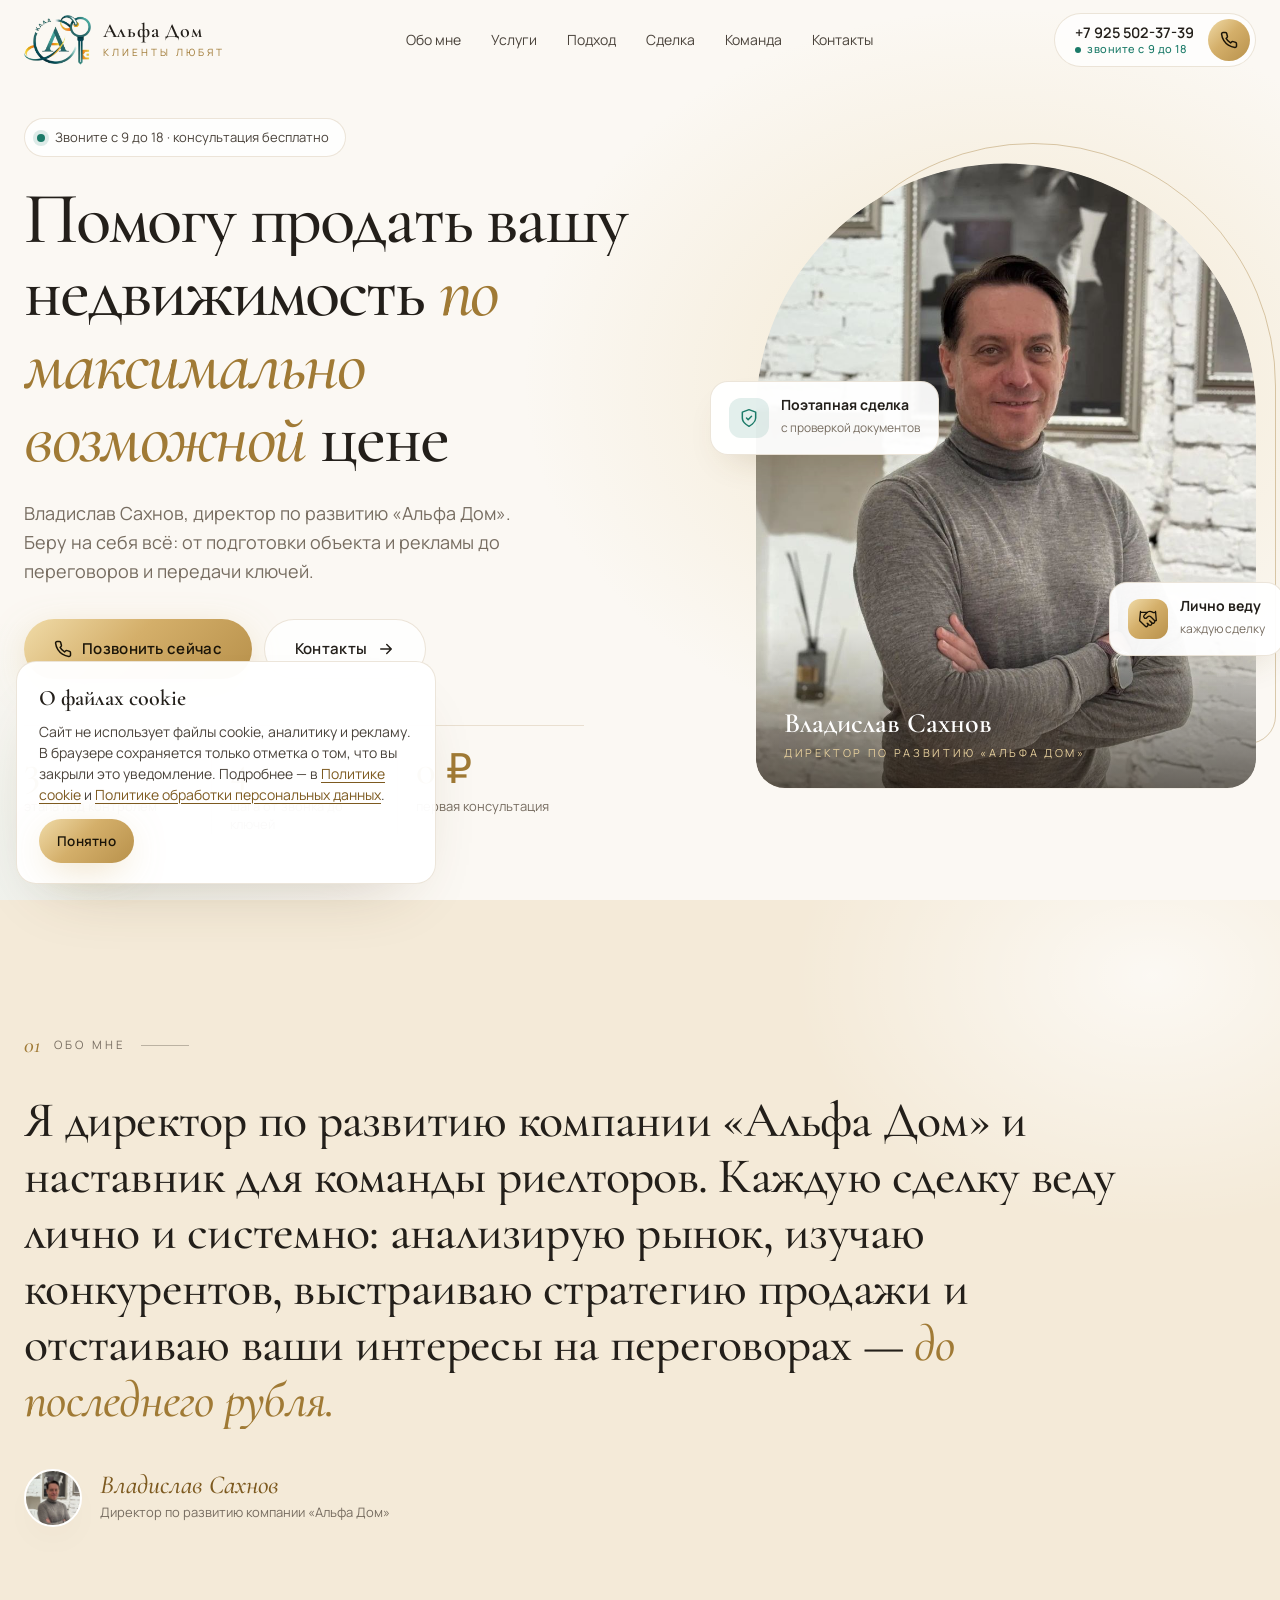
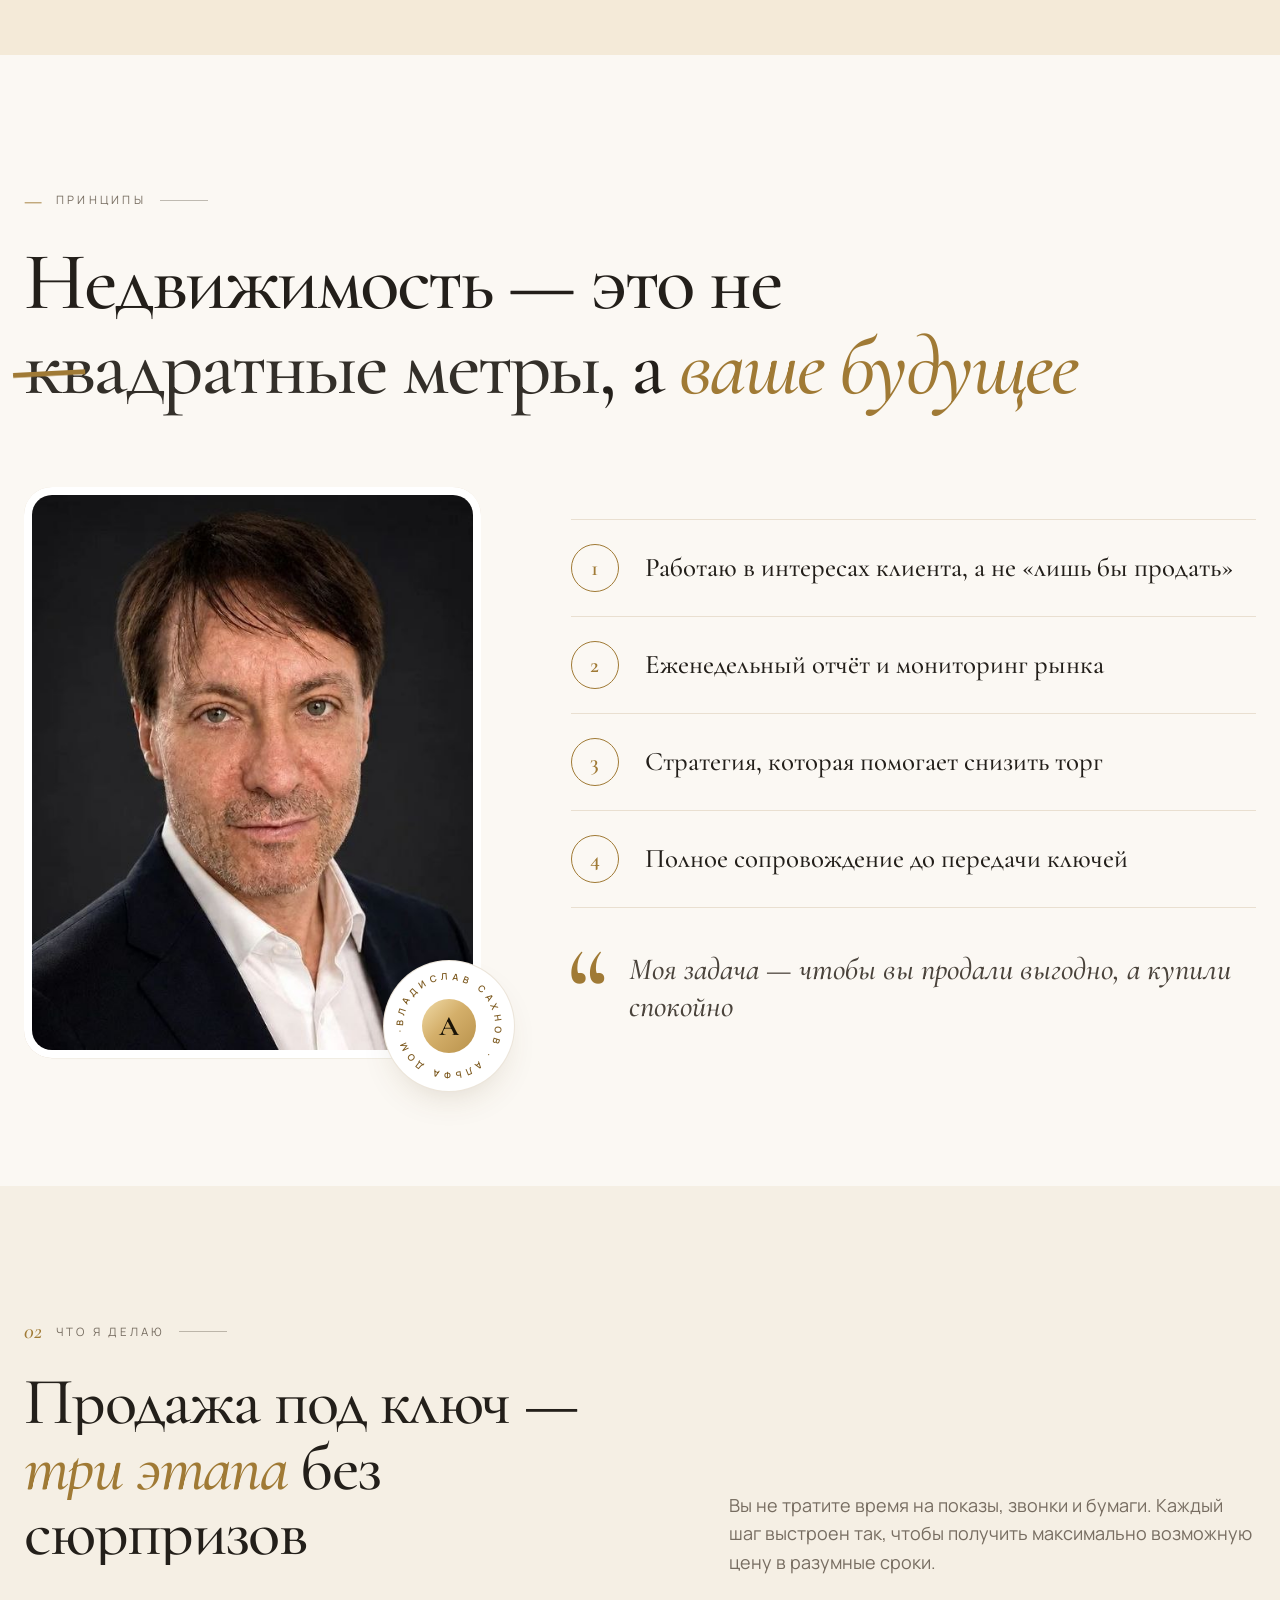
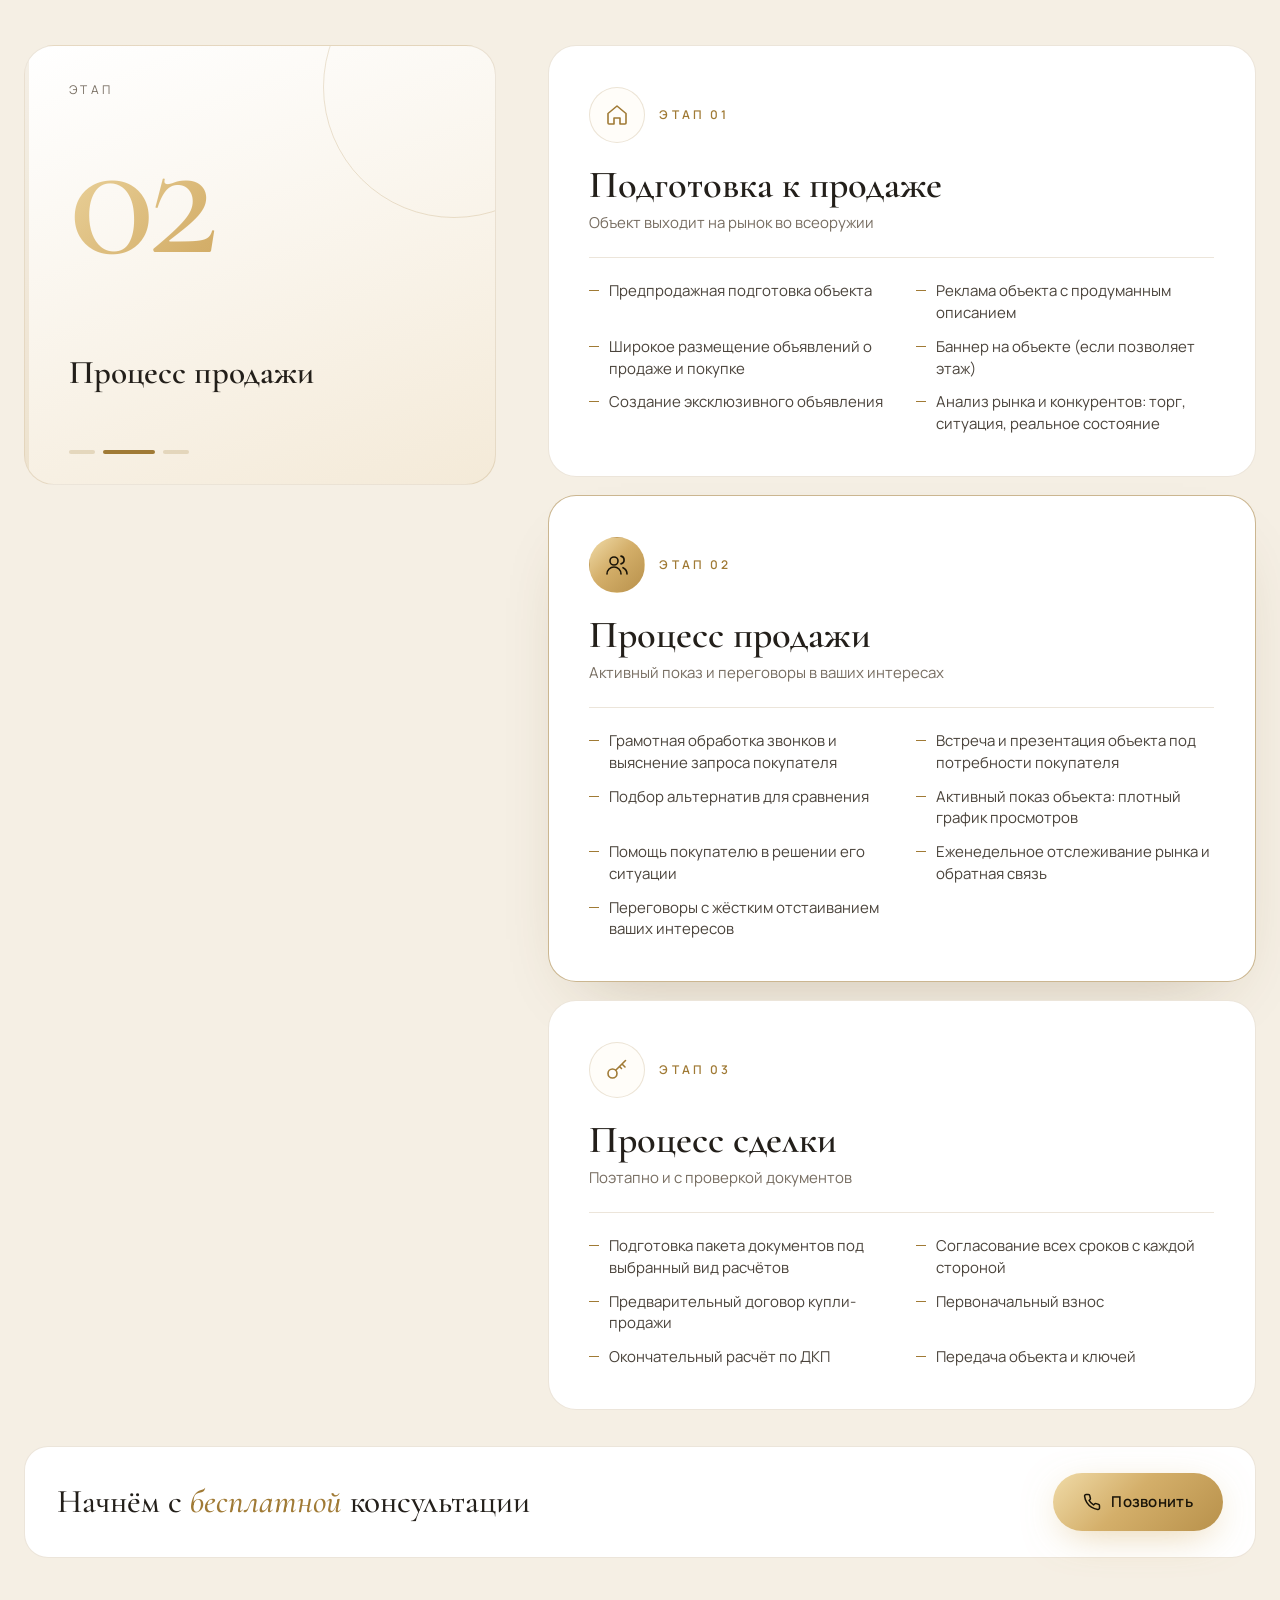
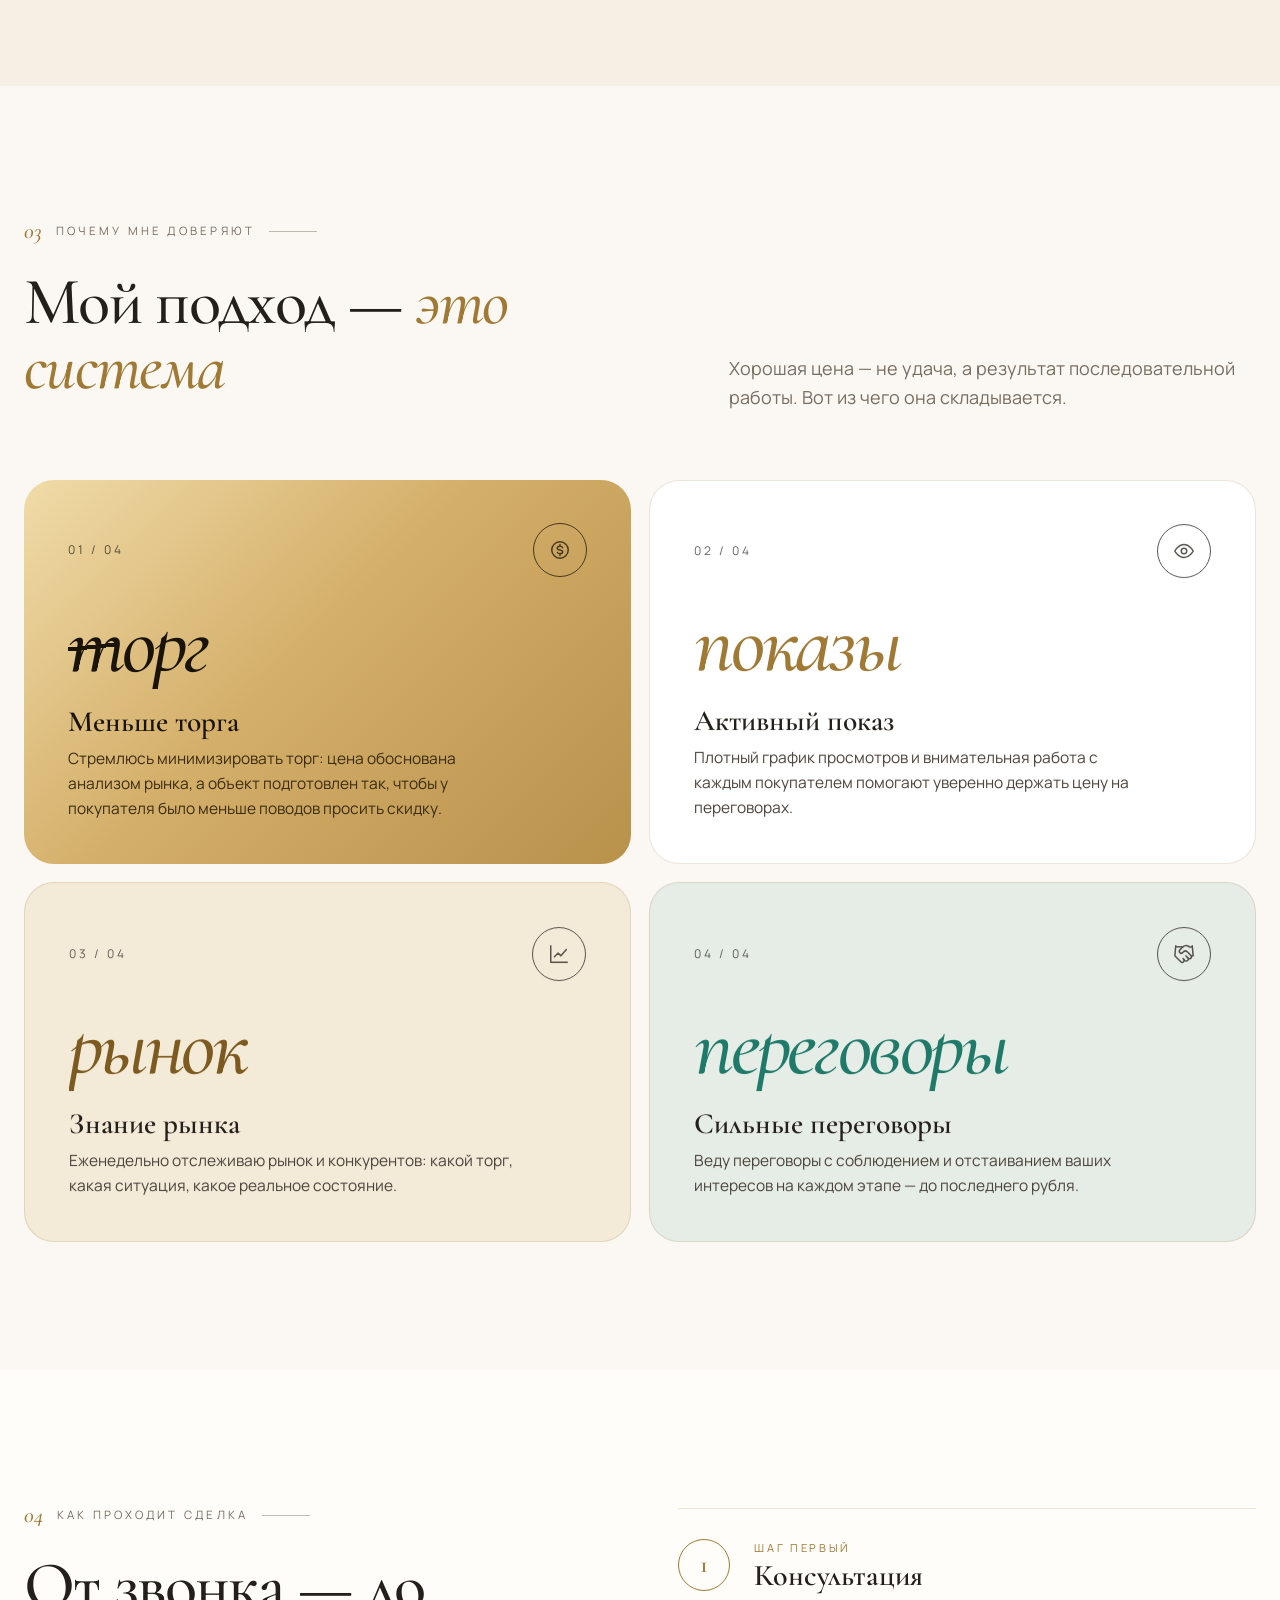
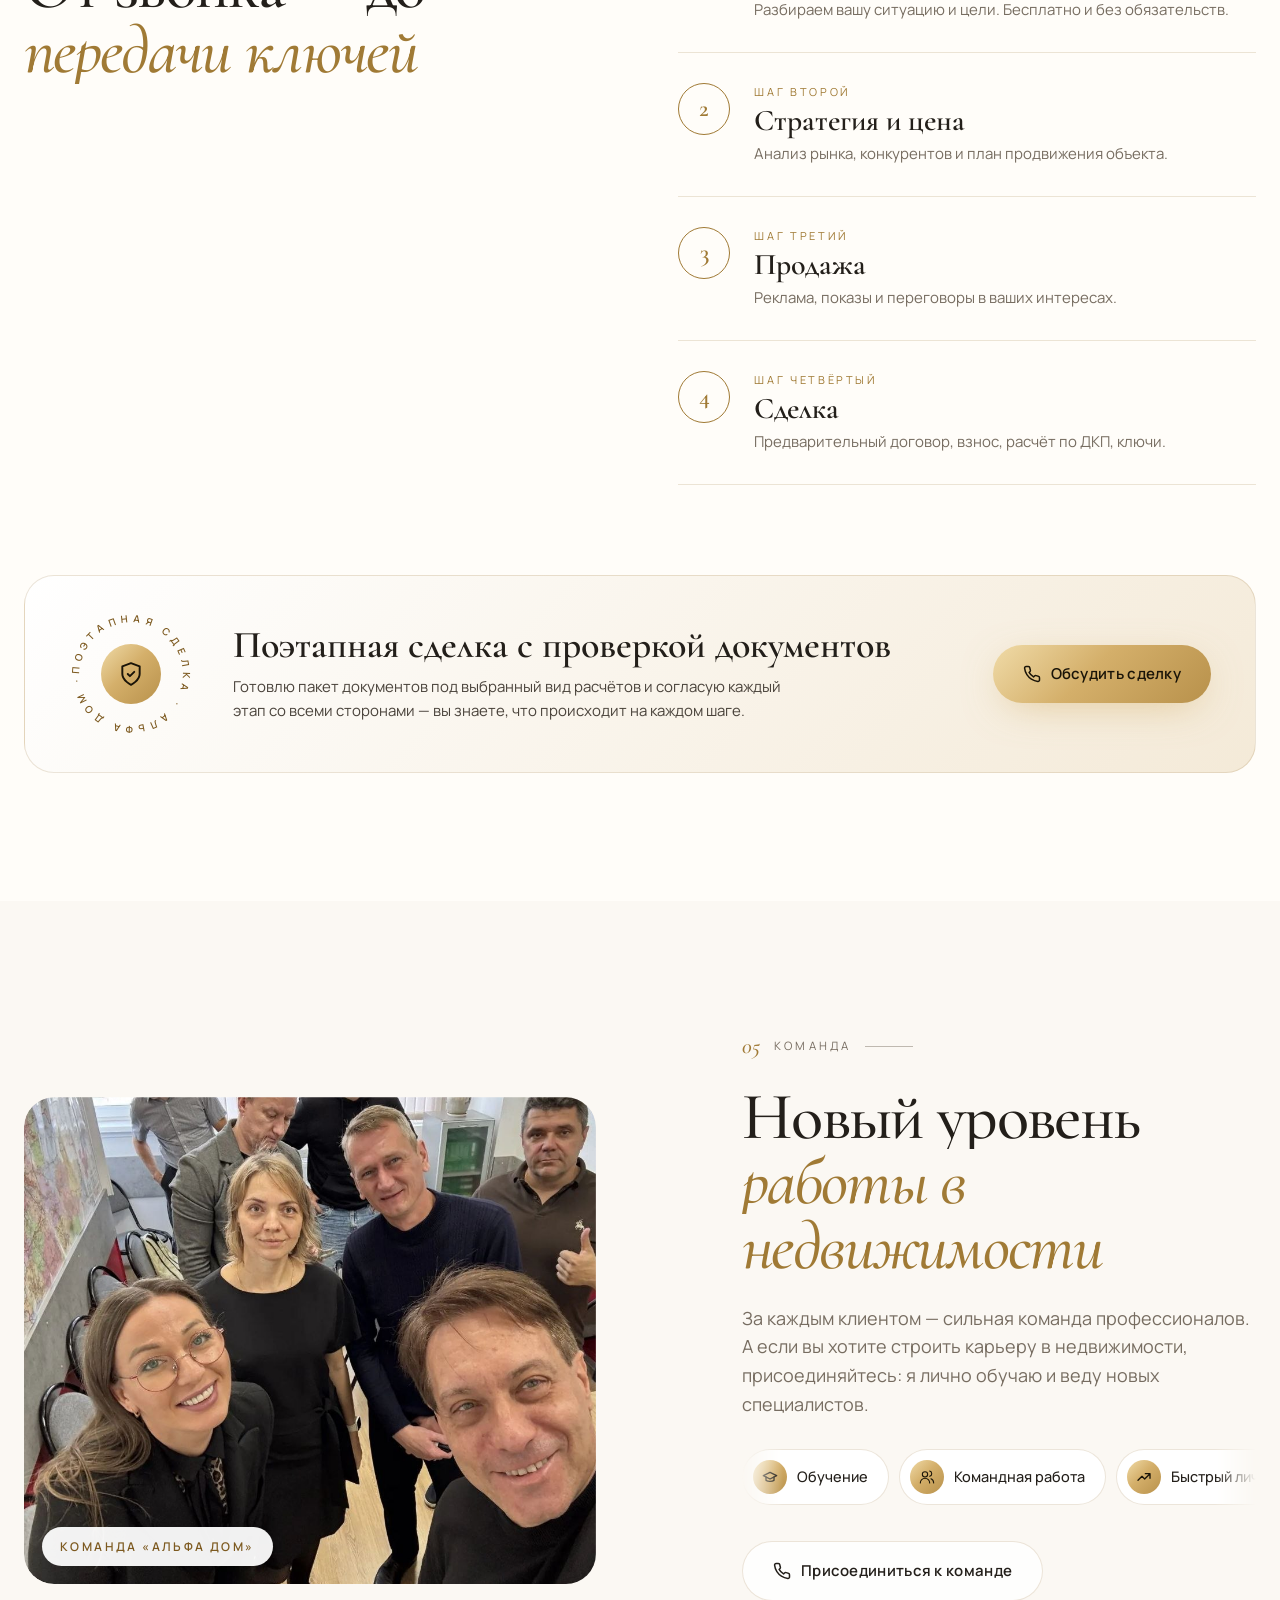
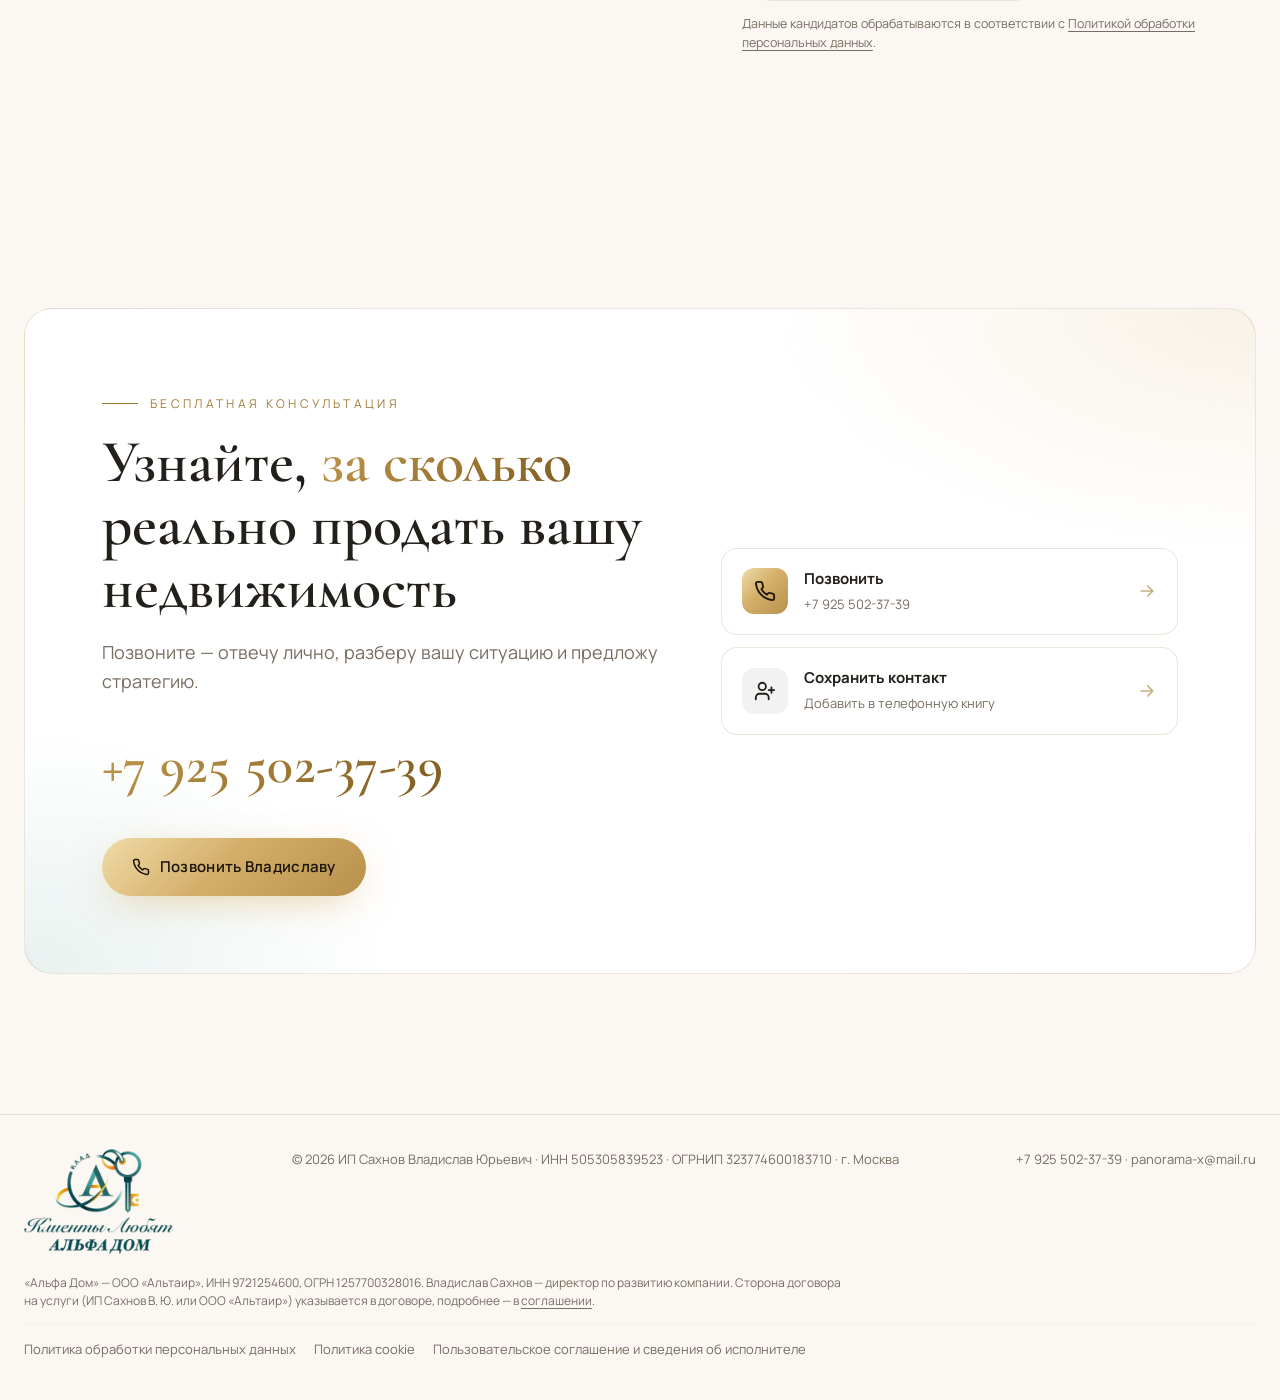
<file: index.html>
<!DOCTYPE html>
<html lang="ru">
<head>
<meta charset="UTF-8">
<meta name="viewport" content="width=device-width, initial-scale=1, viewport-fit=cover">
<title>Владислав Сахнов — эксперт по недвижимости | Альфа Дом</title>
<meta name="description" content="Владислав Сахнов, директор по развитию компании «Альфа Дом». Продажа и покупка недвижимости под ключ: подготовка объекта, реклама, показы, переговоры и поэтапное сопровождение сделки с проверкой документов. +7 925 502-37-39">
<meta name="theme-color" content="#fbf8f3">
<meta property="og:title" content="Владислав Сахнов — эксперт по недвижимости">
<meta property="og:description" content="Помогу продать вашу квартиру по максимально возможной цене. Сопровождение сделки в 3 этапа.">
<meta property="og:type" content="website">
<meta property="og:url" content="https://vs-pro-m2.ru/">
<meta property="og:image" content="https://vs-pro-m2.ru/img/portrait.jpg">
<meta property="og:locale" content="ru_RU">
<link rel="icon" type="image/png" href="img/favicon.png">
<link rel="apple-touch-icon" href="img/logo-mark.png">
<link rel="canonical" href="https://vs-pro-m2.ru/">
<link rel="stylesheet" href="fonts/fonts.css">
<script type="application/ld+json">
{
  "@context": "https://schema.org",
  "@graph": [
    {
      "@type": "WebSite",
      "@id": "https://vs-pro-m2.ru/#website",
      "url": "https://vs-pro-m2.ru/",
      "name": "Владислав Сахнов — эксперт по недвижимости",
      "inLanguage": "ru-RU",
      "publisher": { "@id": "https://vs-pro-m2.ru/#agent" }
    },
    {
      "@type": "Person",
      "@id": "https://vs-pro-m2.ru/#person",
      "name": "Владислав Сахнов",
      "givenName": "Владислав",
      "familyName": "Сахнов",
      "additionalName": "Юрьевич",
      "jobTitle": "Директор по развитию",
      "worksFor": { "@type": "Organization", "name": "Альфа Дом", "legalName": "ООО «Альтаир»", "taxID": "9721254600" },
      "telephone": "+7-925-502-37-39",
      "email": "mailto:panorama-x@mail.ru",
      "image": "https://vs-pro-m2.ru/img/portrait.jpg",
      "url": "https://vs-pro-m2.ru/"
    },
    {
      "@type": "RealEstateAgent",
      "@id": "https://vs-pro-m2.ru/#agent",
      "name": "Владислав Сахнов — эксперт по недвижимости",
      "description": "Продажа и покупка недвижимости под ключ: подготовка объекта, реклама, показы, переговоры и поэтапное сопровождение сделки с проверкой документов. Первая консультация бесплатно.",
      "url": "https://vs-pro-m2.ru/",
      "image": "https://vs-pro-m2.ru/img/portrait.jpg",
      "logo": "https://vs-pro-m2.ru/img/logo.png",
      "telephone": "+7-925-502-37-39",
      "email": "mailto:panorama-x@mail.ru",
      "employee": { "@id": "https://vs-pro-m2.ru/#person" },
      "legalName": "Индивидуальный предприниматель Сахнов Владислав Юрьевич",
      "taxID": "505305839523",
      "address": {
        "@type": "PostalAddress",
        "addressLocality": "Москва",
        "addressCountry": "RU"
      },
      "parentOrganization": { "@type": "Organization", "name": "Альфа Дом", "legalName": "ООО «Альтаир»", "taxID": "9721254600" },
      "contactPoint": {
        "@type": "ContactPoint",
        "telephone": "+7-925-502-37-39",
        "contactType": "customer service",
        "availableLanguage": "Russian"
      },
      "hasOfferCatalog": {
        "@type": "OfferCatalog",
        "name": "Продажа недвижимости под ключ",
        "itemListElement": [
          { "@type": "Offer", "itemOffered": { "@type": "Service", "name": "Подготовка к продаже", "description": "Предпродажная подготовка объекта, реклама и размещение объявлений, анализ рынка и конкурентов." } },
          { "@type": "Offer", "itemOffered": { "@type": "Service", "name": "Процесс продажи", "description": "Обработка звонков, показы объекта, переговоры в интересах продавца." } },
          { "@type": "Offer", "itemOffered": { "@type": "Service", "name": "Процесс сделки", "description": "Подготовка пакета документов под выбранный вид расчётов, предварительный договор, расчёт по ДКП, передача ключей." } },
          { "@type": "Offer", "price": "0", "priceCurrency": "RUB", "itemOffered": { "@type": "Service", "name": "Первичная консультация" } }
        ]
      }
    }
  ]
}
</script>
<script>
(function(){var d=document.documentElement,rm=false;d.classList.add('js');
try{rm=matchMedia('(prefers-reduced-motion: reduce)').matches}catch(e){}
if(!rm)d.classList.add('motion');
setTimeout(function(){d.classList.add('ready')},2500)})();
</script>
<style>
:root{
  --bg:#fbf8f3;
  --paper:#fffdf9;
  --alt:#f5efe4;
  --card:#ffffff;
  --champ-soft:#f4ead8;
  --sage-soft:#e6ede6;
  --line:rgba(150,112,50,.18);
  --gold:#a07a35;
  --gold-2:#7d5a20;
  --gold-3:#a8823f;
  --champ:#e6cf9c;
  --emerald:#1f7a6a;
  --emerald-2:#1b7a68;
  --text:#231f1a;
  --text-2:#4a433b;
  --muted:#776d61;
  --radius:18px;
  --ease:cubic-bezier(.16,1,.3,1);
  --grad-gold:linear-gradient(135deg,#f0dba8 0%,#d4af6a 45%,#b8914b 100%);
  --grad-gold-text:linear-gradient(135deg,#c49a4f 0%,#a07a35 50%,#7d5a20 100%);
  --shadow:0 30px 70px -38px rgba(90,65,25,.32);
  --shadow-s:0 16px 40px -22px rgba(90,65,25,.3);
}
*{box-sizing:border-box;margin:0;padding:0}
html{scroll-behavior:smooth;-webkit-text-size-adjust:100%}
html.lenis,html.lenis body{height:auto}
html.lenis{scroll-behavior:auto}
.lenis.lenis-stopped{overflow:clip}
body{background:var(--bg);color:var(--text);font-family:Manrope,system-ui,sans-serif;font-size:16px;line-height:1.6;overflow-x:clip;-webkit-font-smoothing:antialiased}
::selection{background:var(--champ);color:var(--text)}
img{display:block;max-width:100%}
a{color:inherit;text-decoration:none}
button{font:inherit}
.container{width:100%;max-width:1280px;margin:0 auto;padding:0 24px}
.gold{background:var(--grad-gold-text);-webkit-background-clip:text;background-clip:text;color:transparent}
.eyebrow{display:inline-flex;align-items:center;gap:12px;font-size:12px;letter-spacing:.28em;text-transform:uppercase;color:var(--gold)}
.eyebrow::before{content:"";width:36px;height:1px;background:var(--gold)}
.lead{color:var(--muted);font-size:clamp(16px,1.5vw,18px);max-width:620px}
section{padding:clamp(84px,10vw,140px) 0;position:relative}
.label{display:inline-flex;align-items:center;gap:14px;font-size:11.5px;letter-spacing:.28em;text-transform:uppercase;color:var(--muted)}
.label b{font-family:"Cormorant Garamond",serif;font-style:italic;font-weight:500;font-size:22px;letter-spacing:0;color:var(--gold);text-transform:none}
.label::after{content:"";width:48px;height:1px;background:currentColor;opacity:.45}
h2.h{font-family:"Cormorant Garamond",serif;font-weight:500;font-size:clamp(40px,5.2vw,80px);line-height:.98;letter-spacing:-.025em;margin:20px 0 24px}
h2.h em{font-style:italic;color:var(--gold)}
.head{display:grid;grid-template-columns:1.1fr .9fr;gap:60px;align-items:end;margin-bottom:56px}
.head > *{min-width:0}
.head .lead{padding-bottom:12px}

/* buttons */
.btn{display:inline-flex;align-items:center;justify-content:center;gap:10px;padding:17px 30px;border-radius:100px;font-weight:600;font-size:15px;letter-spacing:.02em;transition:box-shadow .3s,background .3s,color .3s,border-color .3s;cursor:pointer;border:0;white-space:nowrap}
.btn svg{width:18px;height:18px;flex-shrink:0}
.btn-gold{background:var(--grad-gold);color:#1a1408;box-shadow:0 10px 40px -12px rgba(212,175,106,.7)}
.btn-gold:hover{box-shadow:0 18px 50px -10px rgba(212,175,106,.9)}
.btn-ghost{border:1px solid var(--line);color:var(--text);background:rgba(255,255,255,.8)}
.btn-ghost:hover{border-color:var(--gold);color:var(--gold-2)}
.pulse{position:relative}
.pulse::after{content:"";position:absolute;inset:0;border-radius:inherit;box-shadow:0 0 0 0 rgba(212,175,106,.6);animation:pulse 2.4s infinite}
@keyframes pulse{0%{box-shadow:0 0 0 0 rgba(212,175,106,.55)}70%{box-shadow:0 0 0 18px rgba(212,175,106,0)}100%{box-shadow:0 0 0 0 rgba(212,175,106,0)}}
@keyframes spin{to{transform:rotate(360deg)}}
@keyframes scroll{to{transform:translateX(-50%)}}
@keyframes blink{50%{opacity:.35}}
@keyframes bob{50%{transform:translateY(-8px)}}

/* header */
header{position:fixed;top:0;left:0;right:0;z-index:60;transition:background .4s,border-color .4s,transform .6s var(--ease);border-bottom:1px solid transparent}
header.scrolled{background:rgba(251,248,243,.86);backdrop-filter:blur(14px);-webkit-backdrop-filter:blur(14px);border-color:var(--line)}
header.hide{transform:translateY(-100%)}
.menu-open header{transform:none;background:transparent;border-color:transparent;backdrop-filter:none;-webkit-backdrop-filter:none}
.nav{display:flex;align-items:center;justify-content:space-between;height:80px;gap:16px}
.logo{display:flex;align-items:center;gap:12px}
.logo-img{height:50px;width:auto;display:block}
.logo-text{line-height:1.1}
.logo-text b{display:block;font-family:"Cormorant Garamond",serif;font-size:20px;font-weight:600;letter-spacing:.04em}
.logo-text span{font-size:10px;letter-spacing:.3em;text-transform:uppercase;color:var(--gold)}
.menu{display:flex;gap:30px;font-size:14px;color:var(--text-2)}
.menu a{position:relative;padding:6px 0}
.menu a::after{content:"";position:absolute;left:0;right:0;bottom:0;height:1px;background:var(--gold);transform:scaleX(0);transform-origin:right;transition:transform .45s var(--ease)}
.menu a:hover{color:var(--text)}
.menu a:hover::after{transform:scaleX(1);transform-origin:left}
.nav-right{display:flex;align-items:center;gap:10px}
.nav-phone{display:flex;align-items:center;gap:14px;padding:5px 5px 5px 20px;border:1px solid var(--line);border-radius:100px;background:rgba(255,255,255,.75)}
.nav-phone .num{font-weight:600;font-size:14.5px;line-height:1.25}
.nav-phone .num small{display:block;font-size:11px;color:var(--emerald-2);font-weight:500;letter-spacing:.05em}
.nav-phone .num small::before{content:"";display:inline-block;width:6px;height:6px;border-radius:50%;background:currentColor;margin-right:6px;vertical-align:middle;animation:blink 1.6s infinite}
.icon-btn{width:42px;height:42px;border-radius:50%;display:grid;place-items:center;background:var(--grad-gold);color:#1a1408}
.icon-btn svg{width:18px;height:18px}
.menu-btn{display:none;align-items:center;justify-content:center;width:52px;height:52px;border-radius:50%;background:var(--card);border:1px solid var(--line);color:var(--text);cursor:pointer}
.menu-btn .bars{position:relative;width:20px;height:10px}
.menu-btn .bars i{position:absolute;left:0;right:0;height:1.5px;background:currentColor;border-radius:2px;transition:transform .5s var(--ease),top .5s var(--ease)}
.menu-btn .bars i:first-child{top:0}
.menu-btn .bars i:last-child{top:8.5px}
.menu-open .menu-btn .bars i:first-child{top:4.25px;transform:rotate(45deg)}
.menu-open .menu-btn .bars i:last-child{top:4.25px;transform:rotate(-45deg)}

/* overlay menu (mobile / tablet) */
.overlay{position:fixed;inset:0;z-index:55;background:var(--paper);color:var(--text);clip-path:inset(0 0 100% 0);visibility:hidden;transition:clip-path .8s var(--ease),visibility 0s .8s;display:flex;flex-direction:column;justify-content:center;padding:100px 0 40px;overflow:auto}
.menu-open .overlay{clip-path:inset(0 0 0 0);visibility:visible;transition:clip-path .8s var(--ease),visibility 0s}
.overlay::before{content:"";position:absolute;right:-30vw;top:-20vw;width:80vw;height:80vw;border-radius:50%;background:radial-gradient(closest-side,rgba(230,207,156,.35),transparent)}
.overlay nav{position:relative;display:flex;flex-direction:column}
.overlay nav a{overflow:hidden;border-bottom:1px solid var(--line);padding:6px 0}
.overlay nav a > span{display:flex;align-items:baseline;gap:16px;font-family:"Cormorant Garamond",serif;font-weight:500;font-size:clamp(38px,9vw,72px);line-height:1.1;letter-spacing:-.02em;transform:translateY(105%);transition:transform .8s var(--ease),color .3s}
.overlay nav a i{font-family:Manrope,sans-serif;font-style:normal;font-size:12px;letter-spacing:.18em;color:var(--gold);font-weight:600}
.menu-open .overlay nav a > span{transform:none;transition-delay:calc(.2s + var(--d,0s))}
.overlay nav a:hover > span{color:var(--gold);font-style:italic}
.overlay-foot{position:relative;display:flex;flex-wrap:wrap;gap:14px 40px;margin-top:36px;font-size:15px;opacity:0;transform:translateY(16px);transition:opacity .5s .45s,transform .7s var(--ease) .45s}
.menu-open .overlay-foot{opacity:1;transform:none}
.overlay-foot small{display:block;font-size:10.5px;letter-spacing:.24em;text-transform:uppercase;color:var(--muted);margin-bottom:2px}
.overlay-foot a:hover{color:var(--gold-2)}

/* hero */
.hero{min-height:100vh;min-height:100svh;padding:116px 0 64px;display:flex;align-items:center;overflow:hidden}
.hero::before{content:"";position:absolute;inset:0;background:radial-gradient(720px 560px at 78% 42%,rgba(230,207,156,.42),transparent 66%),radial-gradient(520px 420px at 4% 96%,rgba(31,122,106,.06),transparent 60%);pointer-events:none}
.hero-grid{position:relative;display:grid;grid-template-columns:1.08fr .92fr;gap:clamp(40px,6vw,96px);align-items:center}
.hero-grid > *{min-width:0}
.motion:not(.ready) .hero-grid{visibility:hidden}
.pill{display:inline-flex;align-items:center;gap:10px;padding:8px 16px 8px 12px;border:1px solid var(--line);border-radius:100px;background:rgba(255,255,255,.8);font-size:13px;color:var(--text-2)}
.pill i{width:8px;height:8px;border-radius:50%;background:var(--emerald-2);box-shadow:0 0 0 4px rgba(27,122,104,.14);animation:blink 1.8s infinite}
.hero h1{font-family:"Cormorant Garamond",serif;font-weight:500;font-size:clamp(44px,5.7vw,86px);line-height:1;letter-spacing:-.03em;margin:26px 0 24px}
.hero h1 em{font-style:italic;color:var(--gold)}
.hero .lead{max-width:520px;margin-bottom:34px}
.hero-cta{display:flex;flex-wrap:wrap;gap:12px}
.trust{display:grid;grid-template-columns:repeat(3,1fr);margin-top:46px;padding-top:24px;border-top:1px solid var(--line);max-width:560px}
.trust div{padding-right:18px}
.trust div + div{padding-left:18px;border-left:1px solid var(--line)}
.trust b{display:block;font-family:"Cormorant Garamond",serif;font-weight:500;font-size:clamp(34px,3.2vw,46px);line-height:1;color:var(--gold)}
.trust span{display:block;margin-top:6px;font-size:13px;line-height:1.4;color:var(--muted)}
.hero-media{position:relative;justify-self:end;width:100%;max-width:500px}
.hero-media::before{content:"";position:absolute;left:34px;right:-20px;top:-20px;bottom:44px;border:1px solid rgba(160,122,53,.38);border-radius:260px 260px 30px 30px;pointer-events:none}
.photo{position:relative;border-radius:260px 260px 30px 30px;overflow:hidden;aspect-ratio:4/5;box-shadow:var(--shadow);background:var(--alt)}
.photo img{position:absolute;left:0;top:-6%;width:100%;height:112%;object-fit:cover;object-position:center 20%}
.photo figcaption{position:absolute;left:0;right:0;bottom:0;padding:80px 28px 24px;background:linear-gradient(transparent,rgba(24,17,8,.6));color:#fff}
.photo figcaption b{display:block;font-family:"Cormorant Garamond",serif;font-size:28px;font-weight:600;line-height:1.1}
.photo figcaption span{font-size:11px;letter-spacing:.24em;text-transform:uppercase;color:var(--champ)}
.float{position:absolute;z-index:2;display:flex;align-items:center;gap:12px;background:rgba(255,255,255,.95);border:1px solid var(--line);border-radius:18px;padding:14px 18px;box-shadow:var(--shadow-s)}
.float .ic{width:40px;height:40px;border-radius:12px;display:grid;place-items:center;flex-shrink:0}
.float .ic svg{width:20px;height:20px}
.float b{display:block;font-size:14px;line-height:1.3}
.float span{font-size:12px;color:var(--muted)}
.f1{left:-46px;top:30%}
.f1 .ic{background:rgba(31,122,106,.12);color:var(--emerald-2)}
.f2{right:-28px;bottom:26%}
.f2 .ic{background:var(--grad-gold);color:#1a1408}
.float .bob{animation:bob 5s ease-in-out infinite}

/* manifest */
.manifest{background:var(--champ-soft)}
.manifest::before{content:"";position:absolute;inset:0;background:radial-gradient(600px 420px at 90% 10%,rgba(255,255,255,.7),transparent 60%);pointer-events:none}
.manifest-in{position:relative}
.manifest-text{margin-top:30px;font-family:"Cormorant Garamond",serif;font-weight:500;font-size:clamp(30px,3.9vw,60px);line-height:1.12;letter-spacing:-.015em;max-width:1120px;color:var(--text)}
.manifest-text em{font-style:italic;color:var(--gold)}
.manifest-sign{margin-top:40px;display:flex;align-items:center;gap:18px}
.manifest-sign .av{width:58px;height:58px;border-radius:50%;overflow:hidden;border:2px solid #fff;box-shadow:var(--shadow-s)}
.manifest-sign .av img{width:100%;height:100%;object-fit:cover;object-position:center 20%}
.manifest-sign b{display:block;font-family:"Cormorant Garamond",serif;font-style:italic;font-size:26px;font-weight:500;color:var(--gold-2);line-height:1.1}
.manifest-sign small{font-size:13px;color:var(--muted)}

/* about / principles */
.statement{font-family:"Cormorant Garamond",serif;font-weight:500;font-size:clamp(42px,6.4vw,108px);line-height:1.04;letter-spacing:-.03em;margin:22px 0 clamp(50px,6vw,90px);max-width:1180px}
.statement .sq{position:relative;display:inline-block;transition:color .4s}
.statement .sq .line{position:absolute;left:-2%;right:-2%;top:56%;height:.055em;min-height:3px;background:var(--gold);border-radius:4px;transform-origin:left center;transform:rotate(-3deg)}
.statement em{position:relative;display:inline-block;font-style:italic;color:var(--gold)}
.statement .scribble{position:absolute;left:-2%;width:104%;bottom:-.16em;height:.3em;overflow:visible}
.statement .scribble path{fill:none;stroke:var(--gold);stroke-width:2.2;stroke-linecap:round;vector-effect:non-scaling-stroke}
.about-grid{display:grid;grid-template-columns:.8fr 1.2fr;gap:clamp(44px,7vw,110px);align-items:center}
.about-grid > *{min-width:0}
.about-img-wrap{position:relative}
.about-img{position:relative;aspect-ratio:4/5;border-radius:28px;overflow:hidden;box-shadow:var(--shadow);border:8px solid #fff;outline:1px solid var(--line)}
.about-img img{position:absolute;left:0;top:0;width:100%;height:110%;object-fit:cover;object-position:4% 0%}
.seal{position:absolute;right:-34px;bottom:-34px;width:132px;height:132px;border-radius:50%;background:#fff;box-shadow:var(--shadow-s);display:grid;place-items:center;border:1px solid var(--line)}
.seal svg.ring{position:absolute;inset:6px;width:calc(100% - 12px);height:calc(100% - 12px);animation:spin 22s linear infinite}
.seal text{font-size:9.4px;letter-spacing:.14em;fill:var(--gold-2);font-family:Manrope,sans-serif;font-weight:600}
.seal .core{width:54px;height:54px;border-radius:50%;background:var(--grad-gold);display:grid;place-items:center;font-family:"Cormorant Garamond",serif;font-size:28px;font-weight:700;color:#1a1408}
.principles{list-style:none;border-top:1px solid var(--line);margin-bottom:44px}
.principles li{position:relative;display:grid;grid-template-columns:66px 1fr;align-items:center;gap:8px;padding:24px 0;border-bottom:1px solid var(--line)}
.principles li::after{content:"";position:absolute;left:0;right:0;bottom:-1px;height:1px;background:var(--gold);transform:scaleX(0);transform-origin:left;transition:transform 1s var(--ease)}
.principles .pn{width:48px;height:48px;border-radius:50%;border:1px solid var(--gold);display:grid;place-items:center;font-family:"Cormorant Garamond",serif;font-size:22px;font-weight:600;color:var(--gold);transition:background .5s,color .5s,border-color .5s,transform .6s var(--ease)}
.principles .pt{font-family:"Cormorant Garamond",serif;font-size:clamp(22px,2.1vw,30px);font-weight:500;line-height:1.2;color:var(--text);transition:transform .6s var(--ease)}
.principles li.on::after,.principles li:hover::after{transform:scaleX(1)}
.principles li.on .pn,.principles li:hover .pn{background:var(--grad-gold);color:#1a1408;border-color:transparent;transform:rotate(-8deg)}
.principles li:hover .pt{transform:translateX(6px)}
.quote{position:relative;font-family:"Cormorant Garamond",serif;font-style:italic;font-weight:500;font-size:clamp(24px,2.4vw,32px);line-height:1.2;padding-left:58px;color:var(--text-2)}
.quote::before{content:"“";position:absolute;left:-4px;top:-22px;font-size:120px;line-height:1;color:var(--gold);font-style:normal}

/* services: sticky stage counter */
.services{background:var(--alt)}
.stages-side{display:none}
.stages.live{display:grid;grid-template-columns:.8fr 1.2fr;gap:clamp(30px,4vw,60px);align-items:start}
.stages.live .stages-side{display:block;position:sticky;top:110px}
.side-in{position:relative;min-height:min(440px,62vh);padding:34px 34px 30px 44px;border-radius:30px;background:linear-gradient(160deg,#fff 0%,var(--champ-soft) 100%);border:1px solid var(--line);display:flex;flex-direction:column;overflow:hidden}
.side-in::after{content:"";position:absolute;right:-90px;top:-90px;width:260px;height:260px;border-radius:50%;border:1px solid rgba(160,122,53,.2)}
.side-bar{position:absolute;left:0;top:0;bottom:0;width:4px;background:rgba(160,122,53,.12)}
.side-bar i{display:block;height:100%;background:var(--grad-gold);transform-origin:top;transform:scaleY(0)}
.side-label{font-size:12px;letter-spacing:.28em;text-transform:uppercase;color:var(--muted)}
.roll{height:1.2em;overflow:hidden;font-family:"Cormorant Garamond",serif;font-weight:500;font-size:clamp(130px,14vw,220px);line-height:1;letter-spacing:-.04em;margin:6px 0 10px}
.roll-track{display:flex;flex-direction:column;transition:transform 1s var(--ease)}
.roll-track span{display:block;height:1.2em;background:var(--grad-gold);-webkit-background-clip:text;background-clip:text;color:transparent}
.side-title{position:relative;height:2.3em;margin-top:auto;font-family:"Cormorant Garamond",serif;font-size:clamp(28px,2.6vw,38px);font-weight:600;line-height:1.1}
.side-title .st{position:absolute;left:0;top:0;opacity:0;transform:translateY(24px);transition:opacity .45s,transform .8s var(--ease)}
.side-title .st.on{opacity:1;transform:none}
.side-dots{display:flex;gap:8px;margin-top:18px}
.side-dots b{width:26px;height:4px;border-radius:4px;background:rgba(160,122,53,.22);transition:width .6s var(--ease),background .4s}
.side-dots b.on{width:52px;background:var(--gold)}
.stage{position:relative;border-radius:28px;background:var(--card);border:1px solid var(--line);padding:clamp(28px,3.2vw,44px);margin-bottom:18px;transition:border-color .6s,box-shadow .6s var(--ease)}
.stage.active{border-color:rgba(160,122,53,.55);box-shadow:var(--shadow)}
.stage-top{display:flex;align-items:center;gap:14px;margin-bottom:22px}
.stage-ic{width:56px;height:56px;border-radius:50%;border:1px solid var(--line);display:grid;place-items:center;color:var(--gold);background:var(--paper);transition:background .5s,color .5s,border-color .5s}
.stage-ic svg{width:24px;height:24px}
.stage.active .stage-ic{background:var(--grad-gold);color:#1a1408;border-color:transparent}
.stage-n{font-size:12px;letter-spacing:.26em;text-transform:uppercase;color:var(--gold);font-weight:600}
.stage h3{font-family:"Cormorant Garamond",serif;font-weight:600;font-size:clamp(30px,3vw,42px);line-height:1.05;margin-bottom:6px}
.stage .sub{font-size:15px;color:var(--muted);margin-bottom:22px}
.stage ul{list-style:none;display:grid;grid-template-columns:1fr 1fr;gap:12px 28px;padding-top:22px;border-top:1px solid var(--line)}
.stage li{position:relative;font-size:15px;line-height:1.45;padding-left:20px;color:var(--text-2)}
.stage li::before{content:"";position:absolute;left:0;top:10px;width:10px;height:1px;background:var(--gold)}
.svc-cta{margin-top:18px;display:flex;align-items:center;justify-content:space-between;gap:24px;flex-wrap:wrap;padding:26px 32px;border-radius:24px;background:var(--card);border:1px solid var(--line)}
.svc-cta p{font-family:"Cormorant Garamond",serif;font-weight:500;font-size:clamp(26px,2.6vw,36px);line-height:1.1}
.svc-cta p em{font-style:italic;color:var(--gold)}

/* approach: grid of cards */
.adv{display:grid;grid-template-columns:1fr 1fr;gap:18px}
.sc{position:relative;min-height:340px;border-radius:30px;padding:clamp(28px,3.4vw,48px);display:flex;flex-direction:column;justify-content:space-between;gap:30px;overflow:hidden;border:1px solid var(--line);transition:translate .6s var(--ease),box-shadow .6s var(--ease)}
.sc:hover{translate:0 -6px;box-shadow:var(--shadow)}
.sc .top{display:flex;justify-content:space-between;align-items:center}
.sc .idx{font-size:12px;letter-spacing:.26em;text-transform:uppercase;opacity:.7}
.sc .ico{width:54px;height:54px;border-radius:50%;display:grid;place-items:center;border:1px solid currentColor;opacity:.75}
.sc .ico svg{width:22px;height:22px}
.sc-word{font-family:"Cormorant Garamond",serif;font-style:italic;font-weight:500;font-size:clamp(60px,6.6vw,100px);line-height:.85;letter-spacing:-.04em;padding-bottom:.1em;overflow:hidden}
.sc-word .w{position:relative;display:inline-block}
.sc-word{margin-bottom:18px}
.sc-word .strike{position:absolute;left:-3%;right:-3%;top:54%;height:.05em;min-height:3px;background:currentColor;border-radius:4px;transform:rotate(-6deg)}
.sc h3{font-family:"Cormorant Garamond",serif;font-weight:600;font-size:clamp(26px,2.3vw,34px);line-height:1.05;margin-bottom:8px}
.sc p{font-size:15.5px;line-height:1.6;color:var(--text-2);max-width:460px}
.sc-gold{background:var(--grad-gold);color:#1a1408;border:0}
.sc-gold p{color:#3b2c10}
.sc-paper{background:var(--card)}
.sc-paper .sc-word{color:var(--gold)}
.sc-champ{background:var(--champ-soft)}
.sc-champ .sc-word{color:var(--gold-2)}
.sc-sage{background:var(--sage-soft)}
.sc-sage .sc-word{color:var(--emerald)}

/* process */
.proc{background:var(--paper)}
.proc-grid{display:grid;grid-template-columns:1fr 1fr;gap:clamp(40px,6vw,100px);align-items:start}
.proc-grid > *{min-width:0}
.house-wrap{position:sticky;top:120px}
.house{width:100%;max-width:420px;display:block;margin-top:20px;color:var(--gold);overflow:visible}
.house path,.house rect,.house circle{fill:none;stroke:currentColor;stroke-width:1.5;stroke-linecap:round;stroke-linejoin:round}
.house .thin{stroke-width:.8;opacity:.55}
.house .key{color:var(--emerald)}
.house .key path,.house .key circle{stroke-width:2}
.steps{list-style:none;padding-top:10px}
.steps li{display:grid;grid-template-columns:76px 1fr;padding:30px 0;border-top:1px solid var(--line);transition:opacity .6s}
.steps li:last-child{border-bottom:1px solid var(--line)}
.steps .n{width:52px;height:52px;border-radius:50%;display:grid;place-items:center;border:1px solid var(--gold);font-family:"Cormorant Garamond",serif;font-weight:600;font-size:24px;color:var(--gold);transition:background .5s,color .5s}
.steps li.on .n{background:var(--grad-gold);color:#1a1408;border-color:transparent}
.steps small{display:block;font-size:11px;letter-spacing:.24em;text-transform:uppercase;color:var(--gold);margin-bottom:4px}
.steps h4{font-family:"Cormorant Garamond",serif;font-weight:600;font-size:30px;line-height:1.05;margin-bottom:6px}
.steps p{font-size:15px;color:var(--muted)}
.cert{margin-top:clamp(60px,7vw,90px);display:grid;grid-template-columns:auto 1fr auto;gap:40px;align-items:center;padding:36px 44px;border-radius:30px;background:linear-gradient(135deg,#fff,var(--champ-soft));border:1px solid var(--line);position:relative;overflow:hidden}
.cert .stamp{position:relative;width:124px;height:124px;display:grid;place-items:center}
.cert .stamp svg.ring{position:absolute;inset:0;width:100%;height:100%;animation:spin 30s linear infinite}
.cert .stamp text{font-size:9.6px;letter-spacing:.14em;fill:var(--gold-2);font-family:Manrope,sans-serif;font-weight:600}
.cert .stamp .core{width:60px;height:60px;border-radius:50%;background:var(--grad-gold);display:grid;place-items:center;color:#1a1408}
.cert .stamp .core svg{width:26px;height:26px}
.cert h4{font-family:"Cormorant Garamond",serif;font-size:clamp(28px,3vw,38px);font-weight:600;line-height:1.1;margin-bottom:8px}
.cert p{color:var(--text-2);font-size:15px;max-width:560px}

/* team */
.team-grid{display:grid;grid-template-columns:1.1fr .9fr;gap:clamp(44px,7vw,100px);align-items:center}
.team-grid > *{min-width:0}
.team-img{position:relative;border-radius:30px;overflow:hidden;aspect-ratio:4/3.1;box-shadow:var(--shadow)}
.team-img img{position:absolute;left:0;top:-7%;width:100%;height:114%;object-fit:cover}
.team-img .tag{position:absolute;left:18px;bottom:18px;background:rgba(255,255,255,.94);border-radius:100px;padding:10px 18px;font-size:12px;letter-spacing:.2em;text-transform:uppercase;color:var(--gold-2);font-weight:600}
.chips{overflow:hidden;margin:30px 0 36px;-webkit-mask-image:linear-gradient(90deg,transparent,#000 8%,#000 92%,transparent);mask-image:linear-gradient(90deg,transparent,#000 8%,#000 92%,transparent)}
.chips-track{display:flex;gap:10px;width:max-content;animation:scroll 26s linear infinite}
.chips:hover .chips-track{animation-play-state:paused}
.chip{display:inline-flex;align-items:center;gap:10px;padding:10px 20px 10px 10px;border:1px solid var(--line);border-radius:100px;background:var(--card);font-size:14.5px;font-weight:500;white-space:nowrap}
.chip .ic{width:34px;height:34px;border-radius:50%;background:var(--grad-gold);color:#1a1408;display:grid;place-items:center}
.chip .ic svg{width:16px;height:16px}
.note{margin-top:14px;font-size:12.5px;line-height:1.5;color:var(--muted)}
.note a{text-decoration:underline;text-underline-offset:3px}
.note a:hover{color:var(--gold-2)}


/* contact */
.contact{padding-bottom:140px}
.contact-card{position:relative;border-radius:28px;overflow:hidden;border:1px solid var(--line);background:radial-gradient(800px 400px at 100% 0%,rgba(212,175,106,.16),transparent 60%),radial-gradient(600px 400px at 0% 100%,rgba(31,122,106,.1),transparent 60%),var(--card);padding:clamp(34px,6vw,80px);display:grid;grid-template-columns:1.1fr .9fr;gap:60px;align-items:center}
.contact-card h2{font-family:"Cormorant Garamond",serif;font-size:clamp(36px,5vw,60px);line-height:1.05;font-weight:600;margin:18px 0 18px}
.big-phone{display:inline-block;font-family:"Cormorant Garamond",serif;font-size:clamp(34px,4.6vw,54px);font-weight:600;margin:26px 0 8px;letter-spacing:.01em}
.contact-links{display:flex;flex-direction:column;gap:12px}
.c-link{display:flex;align-items:center;gap:16px;padding:18px 20px;border-radius:16px;border:1px solid var(--line);background:rgba(255,255,255,.75);transition:border-color .25s,transform .25s}
.c-link:hover{border-color:var(--gold);transform:translateX(4px)}
.c-link .ic{width:46px;height:46px;border-radius:12px;display:grid;place-items:center;flex-shrink:0}
.c-link .ic svg{width:22px;height:22px}
.c-link b{display:block;font-size:15px}
.c-link span{font-size:13px;color:var(--muted);overflow-wrap:anywhere}
.c-link .arr{margin-left:auto;color:var(--gold);opacity:.6}
.ic-phone{background:var(--grad-gold);color:#1a1408}
.ic-mail{background:rgba(212,175,106,.12);color:var(--gold)}
.ic-vcf{background:rgba(42,37,32,.06);color:var(--text)}

footer{position:relative;border-top:1px solid var(--line);padding:34px 0 40px;color:var(--muted);font-size:13px}
footer .container{display:flex;justify-content:space-between;gap:14px 20px;flex-wrap:wrap}
.foot-logo{width:150px;height:auto;flex-basis:100%;max-width:150px;margin-bottom:6px}
.foot-org{width:100%;max-width:820px;font-size:12px;line-height:1.5}
.foot-org a{text-decoration:underline;text-underline-offset:3px}
.legal-links{display:flex;flex-wrap:wrap;gap:6px 18px;width:100%;padding-top:14px;border-top:1px solid rgba(212,175,106,.08)}
.legal-links a:hover,footer a:hover{color:var(--gold-2)}

.mbar{display:none}

/* cookie notice */
.cc{position:fixed;left:16px;bottom:16px;z-index:80;max-width:420px;background:rgba(255,255,255,.97);border:1px solid var(--line);border-radius:20px;padding:20px 22px;box-shadow:var(--shadow);font-size:14px;line-height:1.5;color:var(--text-2);transform:translateY(calc(100% + 40px));transition:transform .6s var(--ease)}
.cc.show{transform:none}
.cc b{display:block;font-family:"Cormorant Garamond",serif;font-size:22px;font-weight:600;color:var(--text);margin-bottom:6px}
.cc a{color:var(--gold-2);text-decoration:underline;text-underline-offset:3px}
.cc-btns{display:flex;gap:8px;margin-top:14px;flex-wrap:wrap}
.cc-btns .btn{padding:12px 18px;font-size:13.5px}
@media (max-width:640px){.cc{left:12px;right:12px;max-width:none;bottom:calc(84px + env(safe-area-inset-bottom))}}

.reveal{opacity:0;transform:translateY(30px);transition:opacity .9s var(--ease),transform .9s var(--ease)}
.reveal.in{opacity:1;transform:none}
@media (prefers-reduced-motion:reduce){*{animation:none!important;transition:none!important}.reveal{opacity:1;transform:none}}

/* responsive */
@media (max-width:1180px){
  .menu{display:none}
  .menu-btn{display:flex}
  .f1{left:-20px}
  .f2{right:-12px}
}
@media (max-width:1024px){
  .stats{grid-template-columns:1fr 1fr}
}
@media (max-width:900px){
  .nav-phone .num{display:none}
  .nav-phone{padding:0;border:0;background:none}
  .hero{min-height:0;padding-top:104px}
  .hero-grid,.about-grid,.team-grid,.contact-card,.head,.proc-grid{grid-template-columns:1fr;gap:44px}
  .head{gap:0;margin-bottom:36px}
  .hero-media{justify-self:center;max-width:420px}
  .about-img-wrap{max-width:400px;width:100%;margin:0 auto}
  .seal{right:-10px;bottom:-24px;width:112px;height:112px}
  .stage ul{grid-template-columns:1fr}
  .adv{grid-template-columns:1fr}
  .sc{min-height:0}
  .house-wrap{position:static}
  .house{max-width:380px;margin:20px auto 0}
  .cert{grid-template-columns:1fr;text-align:center;justify-items:center;gap:20px}
}
@media (max-width:640px){
  .container{padding:0 16px}
  section{padding:76px 0}
  .nav{height:68px}
  .logo-img{height:42px}
  .logo-text b{font-size:17px}
  .logo-text span{font-size:9px}
  .icon-btn,.menu-btn{width:46px;height:46px}
  .hero{padding-top:92px;padding-bottom:40px}
  .hero h1{font-size:clamp(40px,11.4vw,58px);margin:20px 0 18px}
  .hero-cta .btn{width:100%}
  .trust{margin-top:34px}
  .trust div{padding-right:10px}
  .trust div + div{padding-left:10px}
  .trust b{font-size:32px}
  .trust span{font-size:12px}
  .hero-media{max-width:340px;margin-top:6px}
  .hero-media::before{left:20px;right:-12px;top:-12px}
  .float{padding:10px 12px;border-radius:14px;gap:10px}
  .float .ic{width:32px;height:32px;border-radius:10px}
  .float b{font-size:12.5px}
  .float span{font-size:11px}
  .f1{left:-10px;top:3%}
  .f2{right:-10px;bottom:30%}
  .photo figcaption{padding:60px 20px 18px}
  .photo figcaption b{font-size:23px}
  .svc-cta{padding:22px}
  .principles li{grid-template-columns:54px 1fr;padding:20px 0}
  .principles .pn{width:42px;height:42px;font-size:19px}
  .stage{border-radius:24px}
  .svc-cta .btn{width:100%}
  .stats{gap:10px}
  .stat{padding:20px 18px 22px;border-radius:20px}
  .sc{border-radius:24px;padding:24px 22px 28px;gap:22px}
  .sc .ico{width:46px;height:46px}
  .steps li{grid-template-columns:64px 1fr;padding:24px 0}
  .steps .n{width:46px;height:46px;font-size:21px}
  .steps h4{font-size:26px}
  .cert{padding:30px 22px}
  .contact-card{border-radius:22px}
  .c-link .arr{display:none}
  .mbar{display:flex;position:fixed;left:12px;right:12px;bottom:calc(12px + env(safe-area-inset-bottom));z-index:50;gap:10px;padding:8px;border-radius:100px;background:rgba(255,255,255,.95);backdrop-filter:blur(14px);-webkit-backdrop-filter:blur(14px);border:1px solid var(--line);box-shadow:0 20px 50px -10px rgba(90,65,25,.3);transform:translateY(140%);transition:transform .4s}
  .mbar.show{transform:none}
  .menu-open .mbar{transform:translateY(140%)}
  .mbar a{flex:1;padding:14px 10px;font-size:14px}
  footer{padding-bottom:110px}
}
</style>
</head>
<body>

<!-- SVG icons -->
<svg width="0" height="0" style="position:absolute" aria-hidden="true">
  <symbol id="i-phone" viewBox="0 0 24 24" fill="none" stroke="currentColor" stroke-width="2" stroke-linecap="round" stroke-linejoin="round"><path d="M22 16.92v3a2 2 0 0 1-2.18 2 19.8 19.8 0 0 1-8.63-3.07 19.5 19.5 0 0 1-6-6 19.8 19.8 0 0 1-3.07-8.67A2 2 0 0 1 4.11 2h3a2 2 0 0 1 2 1.72c.13.96.36 1.9.7 2.81a2 2 0 0 1-.45 2.11L8.09 9.91a16 16 0 0 0 6 6l1.27-1.27a2 2 0 0 1 2.11-.45c.91.34 1.85.57 2.81.7A2 2 0 0 1 22 16.92z"/></symbol>
  <symbol id="i-mail" viewBox="0 0 24 24" fill="none" stroke="currentColor" stroke-width="2" stroke-linecap="round" stroke-linejoin="round"><rect x="2" y="4" width="20" height="16" rx="2"/><path d="m22 7-10 6L2 7"/></symbol>
  <symbol id="i-check" viewBox="0 0 24 24" fill="none" stroke="currentColor" stroke-width="2" stroke-linecap="round" stroke-linejoin="round"><circle cx="12" cy="12" r="10"/><path d="m8 12 3 3 5-6"/></symbol>
  <symbol id="i-shield" viewBox="0 0 24 24" fill="none" stroke="currentColor" stroke-width="1.8" stroke-linecap="round" stroke-linejoin="round"><path d="M12 22s8-4 8-10V5l-8-3-8 3v7c0 6 8 10 8 10z"/><path d="m9 12 2 2 4-4"/></symbol>
  <symbol id="i-home" viewBox="0 0 24 24" fill="none" stroke="currentColor" stroke-width="1.6" stroke-linecap="round" stroke-linejoin="round"><path d="M3 10.5 12 3l9 7.5V20a1 1 0 0 1-1 1h-5v-6H9v6H4a1 1 0 0 1-1-1z"/></symbol>
  <symbol id="i-key" viewBox="0 0 24 24" fill="none" stroke="currentColor" stroke-width="1.6" stroke-linecap="round" stroke-linejoin="round"><circle cx="7.5" cy="15.5" r="4.5"/><path d="m10.7 12.3 9.8-9.8M17 6l3 3M14.5 8.5l2 2"/></symbol>
  <symbol id="i-doc" viewBox="0 0 24 24" fill="none" stroke="currentColor" stroke-width="1.6" stroke-linecap="round" stroke-linejoin="round"><path d="M14 2H6a2 2 0 0 0-2 2v16a2 2 0 0 0 2 2h12a2 2 0 0 0 2-2V8z"/><path d="M14 2v6h6M8 13h8M8 17h5"/></symbol>
  <symbol id="i-chart" viewBox="0 0 24 24" fill="none" stroke="currentColor" stroke-width="1.6" stroke-linecap="round" stroke-linejoin="round"><path d="M3 3v18h18"/><path d="m7 15 4-4 3 3 6-7"/></symbol>
  <symbol id="i-users" viewBox="0 0 24 24" fill="none" stroke="currentColor" stroke-width="1.6" stroke-linecap="round" stroke-linejoin="round"><circle cx="9" cy="8" r="4"/><path d="M2 21a7 7 0 0 1 14 0M16 3.1a4 4 0 0 1 0 7.8M22 21a7 7 0 0 0-4-6.3"/></symbol>
  <symbol id="i-coin" viewBox="0 0 24 24" fill="none" stroke="currentColor" stroke-width="1.6" stroke-linecap="round" stroke-linejoin="round"><circle cx="12" cy="12" r="9"/><path d="M15 9.5c-.5-1-1.6-1.5-3-1.5-1.7 0-3 .8-3 2s1.3 1.7 3 2 3 .8 3 2-1.3 2-3 2c-1.4 0-2.5-.5-3-1.5M12 6v2M12 16v2"/></symbol>
  <symbol id="i-eye" viewBox="0 0 24 24" fill="none" stroke="currentColor" stroke-width="1.6" stroke-linecap="round" stroke-linejoin="round"><path d="M2 12s3.6-7 10-7 10 7 10 7-3.6 7-10 7S2 12 2 12z"/><circle cx="12" cy="12" r="3"/></symbol>
  <symbol id="i-hand" viewBox="0 0 24 24" fill="none" stroke="currentColor" stroke-width="1.6" stroke-linecap="round" stroke-linejoin="round"><path d="m11 17 2 2a1 1 0 1 0 3-3"/><path d="m14 14 2.5 2.5a1 1 0 1 0 3-3l-3.88-3.88a3 3 0 0 0-4.24 0l-.88.88a1 1 0 1 1-3-3l2.81-2.81a5.8 5.8 0 0 1 7.06-.87l.47.28a2 2 0 0 0 1.42.25L21 4"/><path d="m21 3 1 11h-2M3 3 2 14l6.5 6.5a1 1 0 1 0 3-3M3 4h8"/></symbol>
  <symbol id="i-cap" viewBox="0 0 24 24" fill="none" stroke="currentColor" stroke-width="2" stroke-linecap="round" stroke-linejoin="round"><path d="M22 10 12 5 2 10l10 5 10-5z"/><path d="M6 12v5c3 2 9 2 12 0v-5"/></symbol>
  <symbol id="i-up" viewBox="0 0 24 24" fill="none" stroke="currentColor" stroke-width="2" stroke-linecap="round" stroke-linejoin="round"><path d="m3 17 6-6 4 4 8-8M14 7h7v7"/></symbol>
  <symbol id="i-star" viewBox="0 0 24 24" fill="none" stroke="currentColor" stroke-width="2" stroke-linecap="round" stroke-linejoin="round"><path d="m12 2 3.1 6.3 6.9 1-5 4.9 1.2 6.8L12 17.8 5.8 21l1.2-6.8-5-4.9 6.9-1z"/></symbol>
  <symbol id="i-save" viewBox="0 0 24 24" fill="none" stroke="currentColor" stroke-width="2" stroke-linecap="round" stroke-linejoin="round"><path d="M16 21v-2a4 4 0 0 0-4-4H6a4 4 0 0 0-4 4v2"/><circle cx="9" cy="7" r="4"/><path d="M19 8v6M22 11h-6"/></symbol>
  <symbol id="i-arrow" viewBox="0 0 24 24" fill="none" stroke="currentColor" stroke-width="2" stroke-linecap="round" stroke-linejoin="round"><path d="M5 12h14M13 6l6 6-6 6"/></symbol>
</svg>

<header id="top">
  <div class="container nav">
    <a href="#" class="logo" aria-label="На главную">
      <img class="logo-img" src="img/logo-mark.png" alt="" width="240" height="180">
      <div class="logo-text"><b>Альфа Дом</b><span>Клиенты любят</span></div>
    </a>
    <nav class="menu" aria-label="Разделы">
      <a href="#about">Обо мне</a>
      <a href="#services">Услуги</a>
      <a href="#approach">Подход</a>
      <a href="#process">Сделка</a>
      <a href="#team">Команда</a>
      <a href="#contact">Контакты</a>
    </nav>
    <div class="nav-right">
      <div class="nav-phone">
        <a href="tel:+79255023739" class="num">+7 925 502-37-39<small>звоните с 9 до 18</small></a>
        <a href="tel:+79255023739" class="icon-btn" aria-label="Позвонить"><svg><use href="#i-phone"/></svg></a>
      </div>
      <button class="menu-btn" id="menuBtn" aria-expanded="false" aria-controls="overlay" aria-label="Меню"><span class="bars"><i></i><i></i></span></button>
    </div>
  </div>
</header>

<div class="overlay" id="overlay" aria-hidden="true">
  <div class="container">
    <nav aria-label="Разделы">
      <a href="#about" style="--d:0s"><span><i>01</i>Обо мне</span></a>
      <a href="#services" style="--d:.05s"><span><i>02</i>Услуги</span></a>
      <a href="#approach" style="--d:.1s"><span><i>03</i>Подход</span></a>
      <a href="#process" style="--d:.15s"><span><i>04</i>Сделка</span></a>
      <a href="#team" style="--d:.2s"><span><i>05</i>Команда</span></a>
      <a href="#contact" style="--d:.25s"><span><i>06</i>Контакты</span></a>
    </nav>
    <div class="overlay-foot">
      <div><small>Телефон</small><a href="tel:+79255023739">+7 925 502-37-39</a></div>
      <div><small>Эл. почта</small><a href="mailto:panorama-x@mail.ru">panorama-x@mail.ru</a></div>
    </div>
  </div>
</div>

<!-- HERO -->
<section class="hero" id="hero">
  <div class="container hero-grid">
    <div class="hero-copy">
      <span class="pill" data-h><i></i>Звоните с 9 до 18 · консультация бесплатно</span>
      <h1 id="heroTitle">Помогу продать вашу недвижимость <em>по&nbsp;максимально возможной</em> цене</h1>
      <p class="lead" data-h>Владислав Сахнов, директор по развитию «Альфа Дом». Беру на себя всё: от подготовки объекта и рекламы до переговоров и передачи ключей.</p>
      <div class="hero-cta" data-h>
        <a href="tel:+79255023739" class="btn btn-gold magnetic"><svg><use href="#i-phone"/></svg>Позвонить сейчас</a>
        <a href="#contact" class="btn btn-ghost magnetic">Контакты <svg><use href="#i-arrow"/></svg></a>
      </div>
      <div class="trust" data-h>
        <div><b data-count="3">3</b><span>этапа под контролем</span></div>
        <div><b data-count="4">4</b><span>шага от звонка до ключей</span></div>
        <div><b>0 ₽</b><span>первая консультация</span></div>
      </div>
    </div>
    <div class="hero-media">
      <figure class="photo"><img src="img/portrait.jpg" alt="Владислав Сахнов" fetchpriority="high"><figcaption><b>Владислав Сахнов</b><span>Директор по развитию «Альфа Дом»</span></figcaption></figure>
      <div class="float f1"><div class="ic"><svg><use href="#i-shield"/></svg></div><div><b>Поэтапная сделка</b><span>с проверкой документов</span></div></div>
      <div class="float f2"><div class="ic"><svg><use href="#i-hand"/></svg></div><div><b>Лично веду</b><span>каждую сделку</span></div></div>
    </div>
  </div>
</section>

<!-- MANIFEST -->
<section class="manifest" id="about">
  <div class="container manifest-in">
    <span class="label"><b>01</b>Обо мне</span>
    <p class="manifest-text">Я директор по развитию компании «Альфа Дом» и наставник для команды риелторов. Каждую сделку веду лично и системно: анализирую рынок, изучаю конкурентов, выстраиваю стратегию продажи и отстаиваю ваши интересы на переговорах — <em>до последнего рубля.</em></p>
    <div class="manifest-sign"><span class="av"><img src="img/portrait.jpg" alt="" loading="lazy"></span><div><b>Владислав Сахнов</b><small>Директор по развитию компании «Альфа Дом»</small></div></div>
  </div>
</section>

<!-- ABOUT / PRINCIPLES -->
<section class="about" id="principles">
  <div class="container">
    <span class="label"><b>—</b>Принципы</span>
    <h2 class="statement" id="statement">Недвижимость — это не <span class="sq">квадратные метры<i class="line" aria-hidden="true"></i></span>, а <em class="future">ваше будущее<svg class="scribble" viewBox="0 0 300 24" preserveAspectRatio="none" aria-hidden="true"><path d="M3 15 C 70 5, 150 3, 297 11 M40 21 C 120 13, 200 13, 270 17" pathLength="1"/></svg></em></h2>
    <div class="about-grid">
      <figure class="about-img-wrap">
        <div class="about-img"><img src="img/studio.jpg" alt="Владислав Сахнов, директор по развитию «Альфа Дом»" loading="lazy"></div>
        <div class="seal" aria-hidden="true">
          <svg class="ring" viewBox="0 0 120 120"><defs><path id="sealPath" d="M60,60 m-47,0 a47,47 0 1,1 94,0 a47,47 0 1,1 -94,0"/></defs><text><textPath href="#sealPath" textLength="292" lengthAdjust="spacing">ВЛАДИСЛАВ САХНОВ · АЛЬФА ДОМ · </textPath></text></svg>
          <span class="core">А</span>
        </div>
      </figure>
      <div>
        <ol class="principles">
          <li><span class="pn">1</span><span class="pt">Работаю в интересах клиента, а не «лишь бы продать»</span></li>
          <li><span class="pn">2</span><span class="pt">Еженедельный отчёт и мониторинг рынка</span></li>
          <li><span class="pn">3</span><span class="pt">Стратегия, которая помогает снизить торг</span></li>
          <li><span class="pn">4</span><span class="pt">Полное сопровождение до передачи ключей</span></li>
        </ol>
        <blockquote class="quote" data-fade>Моя задача — чтобы вы продали выгодно, а купили спокойно</blockquote>
      </div>
    </div>
  </div>
</section>

<!-- SERVICES -->
<section class="services" id="services">
  <div class="container">
    <div class="head">
      <div>
        <span class="label"><b>02</b>Что я делаю</span>
        <h2 class="h" data-split>Продажа под ключ — <em>три этапа</em> без сюрпризов</h2>
      </div>
      <p class="lead">Вы не тратите время на показы, звонки и бумаги. Каждый шаг выстроен так, чтобы получить максимально возможную цену в разумные сроки.</p>
    </div>
    <div class="stages" id="stages">
      <aside class="stages-side" aria-hidden="true">
        <div class="side-in">
          <div class="side-bar"><i></i></div>
          <span class="side-label">Этап</span>
          <div class="roll"><div class="roll-track"><span>01</span><span>02</span><span>03</span></div></div>
          <div class="side-title"><span class="st on">Подготовка к продаже</span><span class="st">Процесс продажи</span><span class="st">Процесс сделки</span></div>
          <div class="side-dots"><b class="on"></b><b></b><b></b></div>
        </div>
      </aside>
      <div class="stages-list">
        <article class="stage">
          <div class="stage-top"><span class="stage-ic"><svg><use href="#i-home"/></svg></span><span class="stage-n">Этап 01</span></div>
          <h3>Подготовка к продаже</h3>
          <p class="sub">Объект выходит на рынок во всеоружии</p>
          <ul><li>Предпродажная подготовка объекта</li><li>Реклама объекта с продуманным описанием</li><li>Широкое размещение объявлений о продаже и покупке</li><li>Баннер на объекте (если позволяет этаж)</li><li>Создание эксклюзивного объявления</li><li>Анализ рынка и конкурентов: торг, ситуация, реальное состояние</li></ul>
        </article>
        <article class="stage">
          <div class="stage-top"><span class="stage-ic"><svg><use href="#i-users"/></svg></span><span class="stage-n">Этап 02</span></div>
          <h3>Процесс продажи</h3>
          <p class="sub">Активный показ и переговоры в ваших интересах</p>
          <ul><li>Грамотная обработка звонков и выяснение запроса покупателя</li><li>Встреча и презентация объекта под потребности покупателя</li><li>Подбор альтернатив для сравнения</li><li>Активный показ объекта: плотный график просмотров</li><li>Помощь покупателю в решении его ситуации</li><li>Еженедельное отслеживание рынка и обратная связь</li><li>Переговоры с жёстким отстаиванием ваших интересов</li></ul>
        </article>
        <article class="stage">
          <div class="stage-top"><span class="stage-ic"><svg><use href="#i-key"/></svg></span><span class="stage-n">Этап 03</span></div>
          <h3>Процесс сделки</h3>
          <p class="sub">Поэтапно и с проверкой документов</p>
          <ul><li>Подготовка пакета документов под выбранный вид расчётов</li><li>Согласование всех сроков с каждой стороной</li><li>Предварительный договор купли-продажи</li><li>Первоначальный взнос</li><li>Окончательный расчёт по ДКП</li><li>Передача объекта и ключей</li></ul>
        </article>
      </div>
    </div>
    <div class="svc-cta" data-fade>
      <p>Начнём с <em>бесплатной</em> консультации</p>
      <a href="tel:+79255023739" class="btn btn-gold magnetic"><svg><use href="#i-phone"/></svg>Позвонить</a>
    </div>
  </div>
</section>

<!-- APPROACH -->
<section id="approach">
  <div class="container">
    <div class="head">
      <div>
        <span class="label"><b>03</b>Почему мне доверяют</span>
        <h2 class="h" data-split>Мой подход — <em>это система</em></h2>
      </div>
      <p class="lead">Хорошая цена — не удача, а результат последовательной работы. Вот из чего она складывается.</p>
    </div>
    <div class="adv">
      <article class="sc sc-gold">
        <div class="top"><span class="idx">01 / 04</span><span class="ico"><svg><use href="#i-coin"/></svg></span></div>
        <div><div class="sc-word"><span class="w">торг<span class="strike"></span></span></div><h3>Меньше торга</h3><p>Стремлюсь минимизировать торг: цена обоснована анализом рынка, а объект подготовлен так, чтобы у покупателя было меньше поводов просить скидку.</p></div>
      </article>
      <article class="sc sc-paper">
        <div class="top"><span class="idx">02 / 04</span><span class="ico"><svg><use href="#i-eye"/></svg></span></div>
        <div><div class="sc-word"><span class="w">показы</span></div><h3>Активный показ</h3><p>Плотный график просмотров и внимательная работа с каждым покупателем помогают уверенно держать цену на переговорах.</p></div>
      </article>
      <article class="sc sc-champ">
        <div class="top"><span class="idx">03 / 04</span><span class="ico"><svg><use href="#i-chart"/></svg></span></div>
        <div><div class="sc-word"><span class="w">рынок</span></div><h3>Знание рынка</h3><p>Еженедельно отслеживаю рынок и конкурентов: какой торг, какая ситуация, какое реальное состояние.</p></div>
      </article>
      <article class="sc sc-sage">
        <div class="top"><span class="idx">04 / 04</span><span class="ico"><svg><use href="#i-hand"/></svg></span></div>
        <div><div class="sc-word"><span class="w">переговоры</span></div><h3>Сильные переговоры</h3><p>Веду переговоры с соблюдением и отстаиванием ваших интересов на каждом этапе — до последнего рубля.</p></div>
      </article>
    </div>
  </div>
</section>

<!-- PROCESS -->
<section class="proc" id="process">
  <div class="container">
    <div class="proc-grid" id="procGrid">
      <div class="house-wrap">
        <span class="label"><b>04</b>Как проходит сделка</span>
        <h2 class="h" data-split>От звонка — до <em>передачи ключей</em></h2>
        <svg class="house" viewBox="0 0 420 330" aria-hidden="true">
          <g class="g1"><path d="M10 318 H410" pathLength="1"/><path class="thin" d="M30 326 H390" pathLength="1"/></g>
          <g class="g2"><path d="M80 318 V168 M340 168 V318" pathLength="1"/><path class="thin" d="M80 200 H96 M80 240 H96 M80 280 H96 M324 200 H340 M324 240 H340 M324 280 H340" pathLength="1"/></g>
          <g class="g3"><path d="M52 184 L210 52 L368 184" pathLength="1"/><path d="M280 110 V70 H310 V135" pathLength="1"/><rect x="112" y="200" width="56" height="50" pathLength="1"/><rect x="252" y="200" width="56" height="50" pathLength="1"/><path class="thin" d="M140 200 V250 M112 225 H168 M280 200 V250 M252 225 H308" pathLength="1"/><circle class="thin" cx="210" cy="130" r="18" pathLength="1"/></g>
          <g class="g4"><path d="M182 318 V246 Q210 222 238 246 V318" pathLength="1"/><circle cx="226" cy="284" r="3" pathLength="1"/></g>
          <g class="key"><circle cx="372" cy="262" r="15" pathLength="1"/><path d="M372 277 V312 M372 296 H384 M372 306 H382" pathLength="1"/></g>
        </svg>
      </div>
      <ol class="steps" id="steps">
        <li><span class="n">1</span><div><small>Шаг первый</small><h4>Консультация</h4><p>Разбираем вашу ситуацию и цели. Бесплатно и без обязательств.</p></div></li>
        <li><span class="n">2</span><div><small>Шаг второй</small><h4>Стратегия и цена</h4><p>Анализ рынка, конкурентов и план продвижения объекта.</p></div></li>
        <li><span class="n">3</span><div><small>Шаг третий</small><h4>Продажа</h4><p>Реклама, показы и переговоры в ваших интересах.</p></div></li>
        <li><span class="n">4</span><div><small>Шаг четвёртый</small><h4>Сделка</h4><p>Предварительный договор, взнос, расчёт по ДКП, ключи.</p></div></li>
      </ol>
    </div>
    <div class="cert" data-fade>
      <div class="stamp" aria-hidden="true">
        <svg class="ring" viewBox="0 0 120 120"><defs><path id="certPath" d="M60,60 m-50,0 a50,50 0 1,1 100,0 a50,50 0 1,1 -100,0"/></defs><text><textPath href="#certPath" textLength="310" lengthAdjust="spacing">ПОЭТАПНАЯ СДЕЛКА · АЛЬФА ДОМ ·</textPath></text></svg>
        <div class="core"><svg><use href="#i-shield"/></svg></div>
      </div>
      <div>
        <h4>Поэтапная сделка с проверкой документов</h4>
        <p>Готовлю пакет документов под выбранный вид расчётов и согласую каждый этап со всеми сторонами — вы знаете, что происходит на каждом шаге.</p>
      </div>
      <a href="tel:+79255023739" class="btn btn-gold magnetic"><svg><use href="#i-phone"/></svg>Обсудить сделку</a>
    </div>
  </div>
</section>

<!-- TEAM -->
<section id="team">
  <div class="container team-grid">
    <figure class="team-img"><img src="img/team.jpg" alt="Команда «Альфа Дом»" loading="lazy"><span class="tag">Команда «Альфа Дом»</span></figure>
    <div>
      <span class="label"><b>05</b>Команда</span>
      <h2 class="h" data-split>Новый уровень <em>работы в недвижимости</em></h2>
      <p class="lead">За каждым клиентом — сильная команда профессионалов. А если вы хотите строить карьеру в недвижимости, присоединяйтесь: я лично обучаю и веду новых специалистов.</p>
      <div class="chips">
        <div class="chips-track">
          <span class="chip"><span class="ic"><svg><use href="#i-cap"/></svg></span>Обучение</span>
          <span class="chip"><span class="ic"><svg><use href="#i-users"/></svg></span>Командная работа</span>
          <span class="chip"><span class="ic"><svg><use href="#i-up"/></svg></span>Быстрый личностный рост</span>
          <span class="chip"><span class="ic"><svg><use href="#i-star"/></svg></span>Работа с наставником</span>
          <span class="chip" aria-hidden="true"><span class="ic"><svg><use href="#i-cap"/></svg></span>Обучение</span>
          <span class="chip" aria-hidden="true"><span class="ic"><svg><use href="#i-users"/></svg></span>Командная работа</span>
          <span class="chip" aria-hidden="true"><span class="ic"><svg><use href="#i-up"/></svg></span>Быстрый личностный рост</span>
          <span class="chip" aria-hidden="true"><span class="ic"><svg><use href="#i-star"/></svg></span>Работа с наставником</span>
        </div>
      </div>
      <a href="tel:+79255023739" class="btn btn-ghost magnetic"><svg><use href="#i-phone"/></svg>Присоединиться к команде</a>
      <p class="note">Данные кандидатов обрабатываются в соответствии с <a href="privacy.html#candidates">Политикой обработки персональных данных</a>.</p>
    </div>
  </div>
</section>

<!-- CONTACT -->
<section id="contact" class="contact">
  <div class="container">
    <div class="contact-card reveal">
      <div>
        <span class="eyebrow">Бесплатная консультация</span>
        <h2>Узнайте, <span class="gold">за сколько</span> реально продать вашу недвижимость</h2>
        <p class="lead">Позвоните — отвечу лично, разберу вашу ситуацию и предложу стратегию.</p>
        <a href="tel:+79255023739" class="big-phone gold">+7 925 502-37-39</a>
        <div style="margin-top:22px"><a href="tel:+79255023739" class="btn btn-gold pulse"><svg><use href="#i-phone"/></svg>Позвонить Владиславу</a></div>
      </div>
      <div class="contact-links">
        <a class="c-link" href="tel:+79255023739"><div class="ic ic-phone"><svg><use href="#i-phone"/></svg></div><div><b>Позвонить</b><span>+7 925 502-37-39</span></div><svg class="arr" width="20" height="20"><use href="#i-arrow"/></svg></a>
        <a class="c-link" href="#" id="vcf"><div class="ic ic-vcf"><svg><use href="#i-save"/></svg></div><div><b>Сохранить контакт</b><span>Добавить в телефонную книгу</span></div><svg class="arr" width="20" height="20"><use href="#i-arrow"/></svg></a>
      </div>
    </div>

  </div>
</section>

<footer>
  <div class="container">
    <img class="foot-logo" src="img/logo.png" alt="Альфа Дом — Клиенты любят" width="720" height="504" loading="lazy">
    <div>© <span id="y">2026</span> ИП Сахнов Владислав Юрьевич · ИНН 505305839523 · ОГРНИП 323774600183710 · г. Москва</div>
    <div><a href="tel:+79255023739">+7 925 502-37-39</a> · <a href="mailto:panorama-x@mail.ru">panorama-x@mail.ru</a></div>
    <div class="foot-org">«Альфа Дом» — ООО «Альтаир», ИНН 9721254600, ОГРН 1257700328016. Владислав Сахнов — директор по развитию компании. Сторона договора на услуги (ИП Сахнов В.&nbsp;Ю. или ООО «Альтаир») указывается в договоре, подробнее — в <a href="terms.html">соглашении</a>.</div>
    <nav class="legal-links" aria-label="Документы">
      <a href="privacy.html">Политика обработки персональных данных</a>
      <a href="cookies.html">Политика cookie</a>
      <a href="terms.html">Пользовательское соглашение и сведения об исполнителе</a>
    </nav>
  </div>
</footer>

<div class="cc" id="cc" role="dialog" aria-live="polite" aria-label="Уведомление о файлах cookie" hidden>
  <b>О файлах cookie</b>
  Сайт не использует файлы cookie, аналитику и рекламу. В браузере сохраняется только отметка о том, что вы закрыли это уведомление. Подробнее — в <a href="cookies.html" target="_blank">Политике cookie</a> и <a href="privacy.html" target="_blank">Политике обработки персональных данных</a>.
  <div class="cc-btns">
    <button type="button" class="btn btn-gold" id="ccOk">Понятно</button>
  </div>
</div>

<!-- mobile call bar -->
<div class="mbar" id="mbar">
  <a href="tel:+79255023739" class="btn btn-gold"><svg><use href="#i-phone"/></svg>Позвонить</a>
</div>

<script>
document.getElementById('y').textContent=new Date().getFullYear();
const header=document.querySelector('header'),mbar=document.getElementById('mbar');
const onScroll=()=>{const y=window.scrollY;header.classList.toggle('scrolled',y>20);mbar.classList.toggle('show',y>400)};
addEventListener('scroll',onScroll,{passive:true});onScroll();
const io=new IntersectionObserver(es=>es.forEach(e=>{if(e.isIntersecting){e.target.classList.add('in');io.unobserve(e.target)}}),{threshold:.12});
document.querySelectorAll('.reveal').forEach((el,i)=>{el.style.transitionDelay=(i%4)*80+'ms';io.observe(el)});
document.getElementById('vcf').addEventListener('click',e=>{
  e.preventDefault();
  const v=['BEGIN:VCARD','VERSION:3.0','N:Сахнов;Владислав;;;','FN:Владислав Сахнов','ORG:Альфа Дом','TITLE:Директор по развитию компании','TEL;TYPE=CELL:+79255023739','EMAIL:panorama-x@mail.ru','END:VCARD'].join('\r\n');
  const a=document.createElement('a');a.href=URL.createObjectURL(new Blob([v],{type:'text/vcard;charset=utf-8'}));a.download='Vladislav_Sakhnov.vcf';document.body.appendChild(a);a.click();a.remove();
});

/* Уведомление о cookie: показывается при первом визите, выбор запоминается в браузере */
const CC_KEY='cookie-notice-v1',cc=document.getElementById('cc');
const ccSeen=()=>{try{return localStorage.getItem(CC_KEY)}catch(_){return null}};
if(!ccSeen()){cc.hidden=false;setTimeout(()=>cc.classList.add('show'),1200)}
document.getElementById('ccOk').addEventListener('click',()=>{
  try{localStorage.setItem(CC_KEY,new Date().toISOString())}catch(_){}
  cc.classList.remove('show');setTimeout(()=>{cc.hidden=true},600);
});
</script>
<script src="js/gsap.min.js"></script>
<script src="js/ScrollTrigger.min.js"></script>
<script src="js/SplitText.min.js"></script>
<script src="js/lenis.min.js"></script>
<script src="js/site.js"></script>
</body>
</html>
</file>
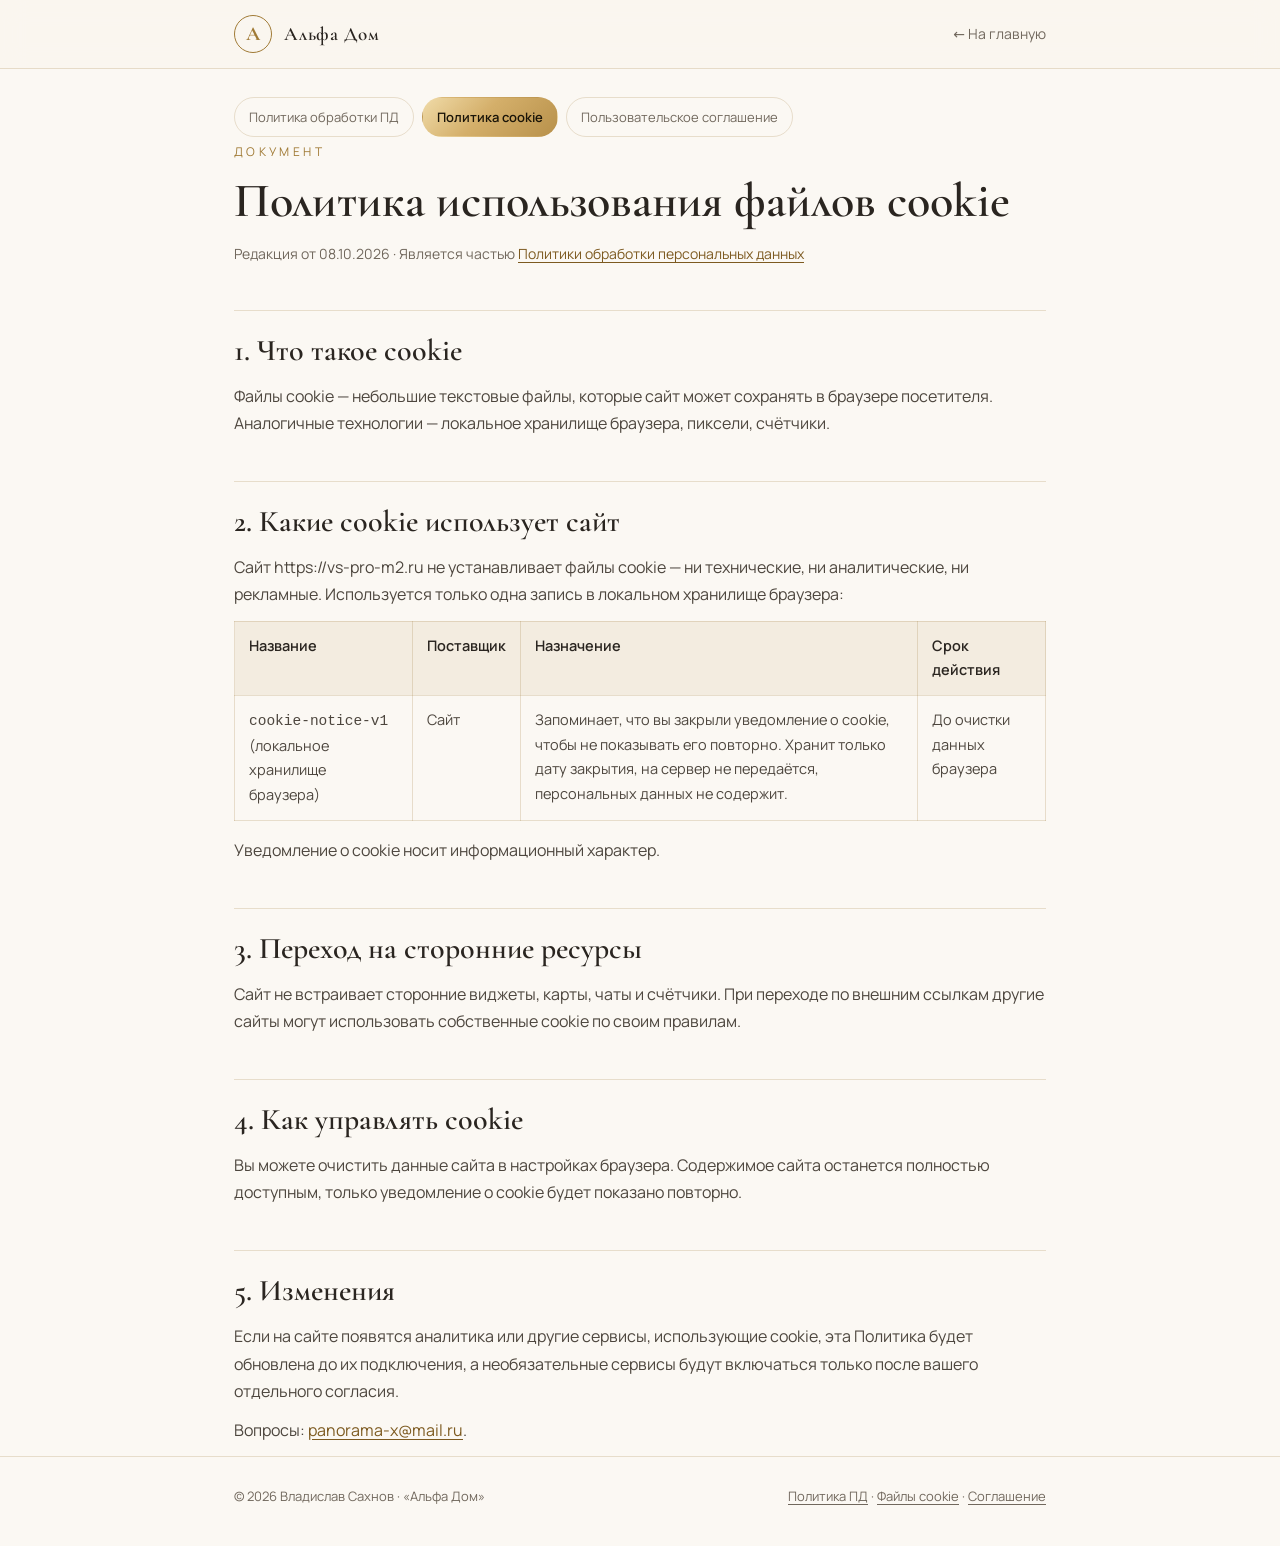
<file: cookies.html>
<!DOCTYPE html>
<html lang="ru">
<head>
<meta charset="UTF-8">
<meta name="viewport" content="width=device-width, initial-scale=1">
<title>Политика использования файлов cookie — Владислав Сахнов</title>
<meta name="theme-color" content="#fbf8f3">
<link rel="stylesheet" href="legal.css">
</head>
<body>
<header class="top"><div class="wrap">
  <a href="index.html" class="logo"><span class="logo-mark">А</span><b>Альфа Дом</b></a>
  <a href="index.html" class="back">← На главную</a>
</div></header>

<div class="wrap">
  <nav class="docnav" aria-label="Документы">
    <a href="privacy.html">Политика обработки ПД</a>
    <a href="cookies.html" aria-current="page">Политика cookie</a>
    <a href="terms.html">Пользовательское соглашение</a>
  </nav>
</div>

<main class="wrap">
  <span class="eyebrow">Документ</span>
  <h1>Политика использования файлов cookie</h1>
  <p class="meta">Редакция от 08.10.2026 · Является частью <a href="privacy.html">Политики обработки персональных данных</a></p>

  <h2>1. Что такое cookie</h2>
  <p>Файлы cookie — небольшие текстовые файлы, которые сайт может сохранять в браузере посетителя. Аналогичные технологии — локальное хранилище браузера, пиксели, счётчики.</p>

  <h2>2. Какие cookie использует сайт</h2>
  <p>Сайт https://vs-pro-m2.ru не устанавливает файлы cookie — ни технические, ни аналитические, ни рекламные. Используется только одна запись в локальном хранилище браузера:</p>
  <div class="table"><table>
    <thead><tr><th>Название</th><th>Поставщик</th><th>Назначение</th><th>Срок действия</th></tr></thead>
    <tbody>
      <tr><td><code>cookie-notice-v1</code> (локальное хранилище браузера)</td><td>Сайт</td><td>Запоминает, что вы закрыли уведомление о cookie, чтобы не показывать его повторно. Хранит только дату закрытия, на сервер не передаётся, персональных данных не содержит.</td><td>До очистки данных браузера</td></tr>
    </tbody>
  </table></div>
  <p>Уведомление о cookie носит информационный характер.</p>

  <h2>3. Переход на сторонние ресурсы</h2>
  <p>Сайт не встраивает сторонние виджеты, карты, чаты и счётчики. При переходе по внешним ссылкам другие сайты могут использовать собственные cookie по своим правилам.</p>

  <h2>4. Как управлять cookie</h2>
  <p>Вы можете очистить данные сайта в настройках браузера. Содержимое сайта останется полностью доступным, только уведомление о cookie будет показано повторно.</p>

  <h2>5. Изменения</h2>
  <p>Если на сайте появятся аналитика или другие сервисы, использующие cookie, эта Политика будет обновлена до их подключения, а необязательные сервисы будут включаться только после вашего отдельного согласия.</p>
  <p>Вопросы: <a href="mailto:panorama-x@mail.ru">panorama-x@mail.ru</a>.</p>
</main>

<footer><div class="wrap">
  <div>© 2026 Владислав Сахнов · «Альфа Дом»</div>
  <div><a href="privacy.html">Политика ПД</a> · <a href="cookies.html">Файлы cookie</a> · <a href="terms.html">Соглашение</a></div>
</div></footer>
</body>
</html>
</file>
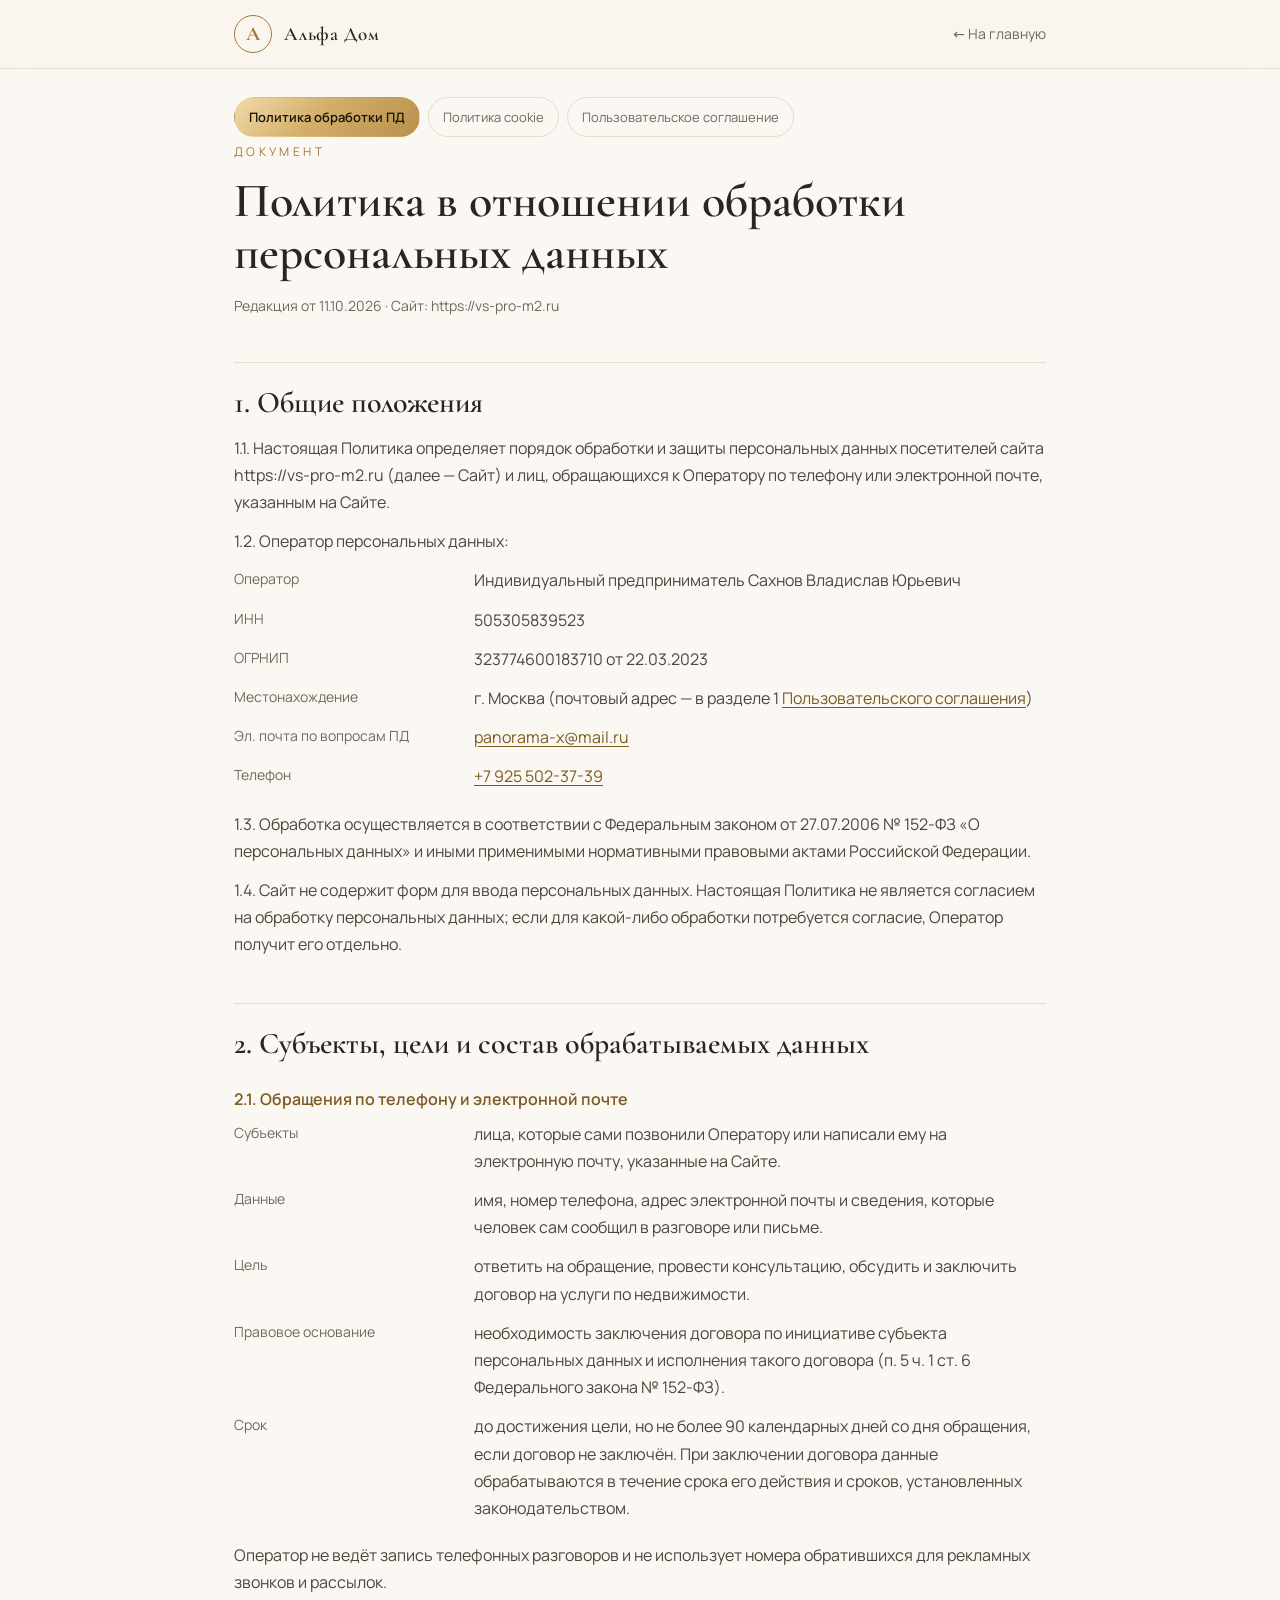
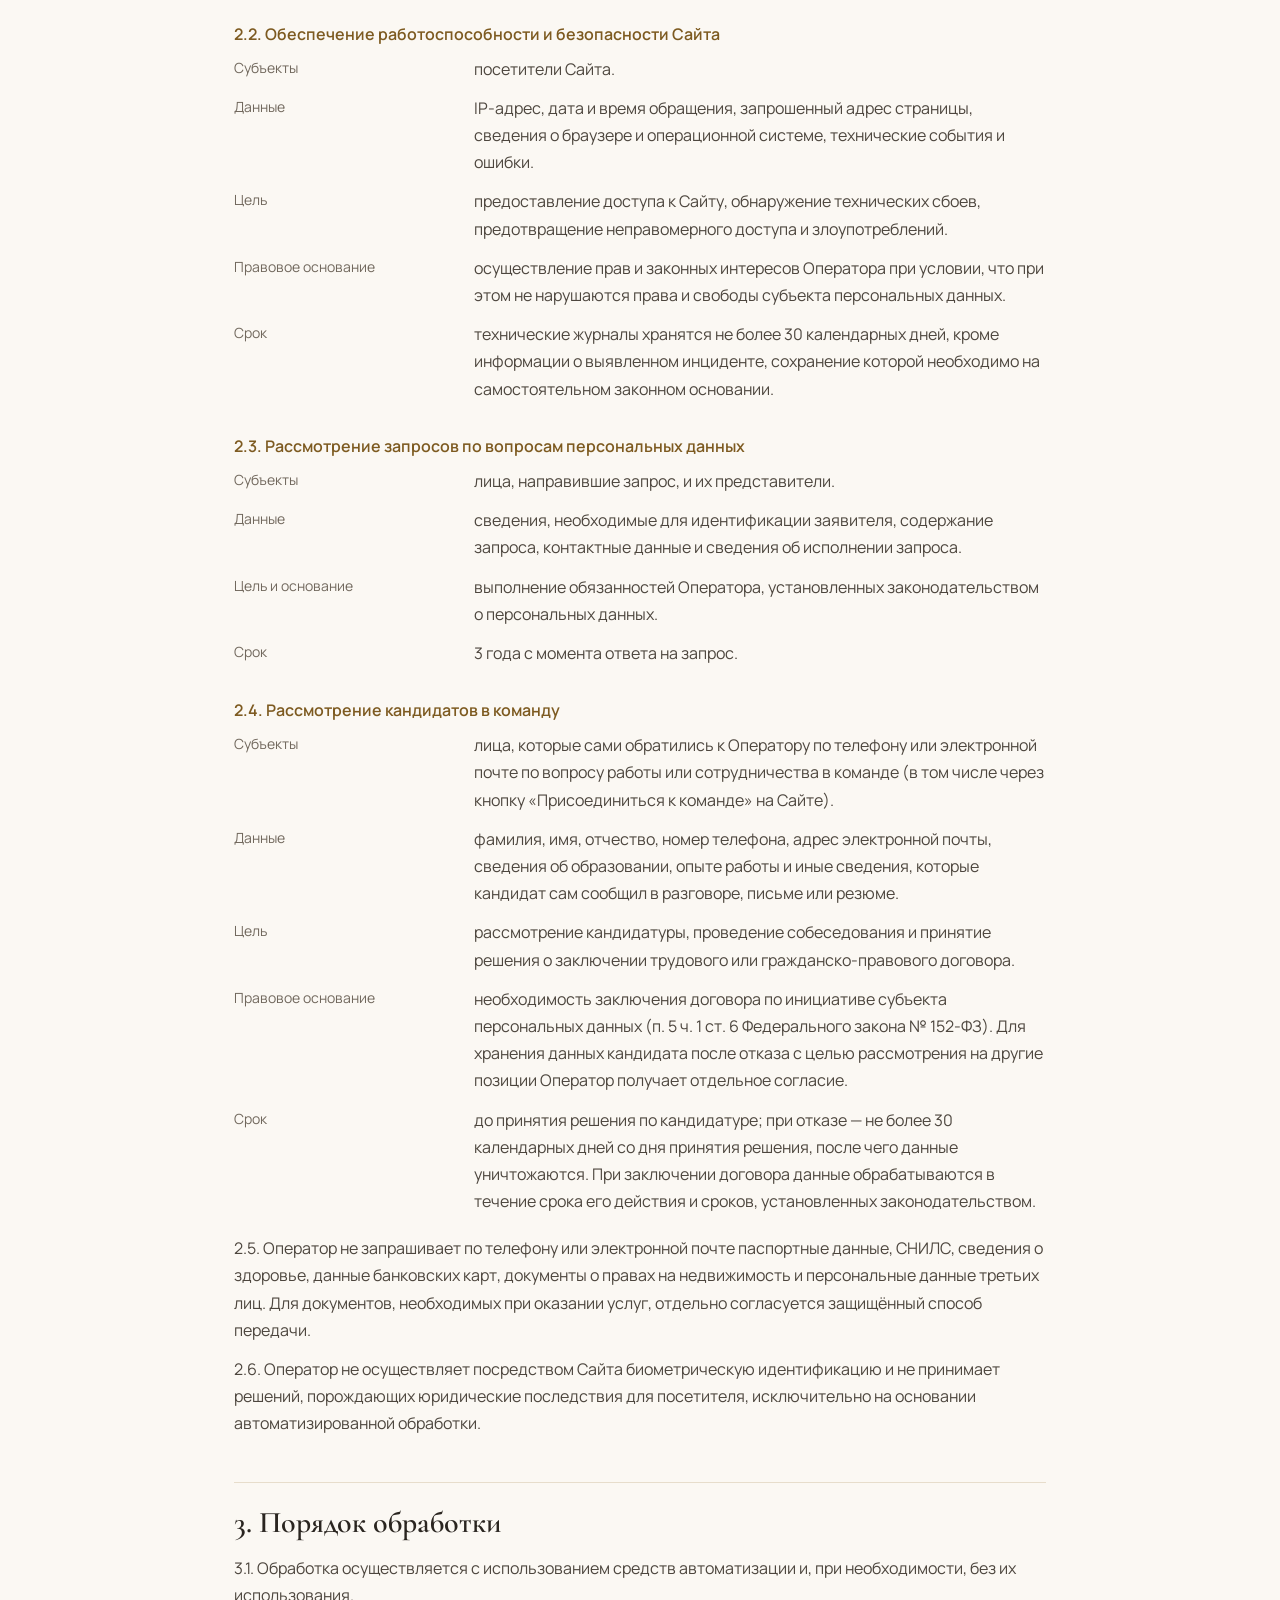
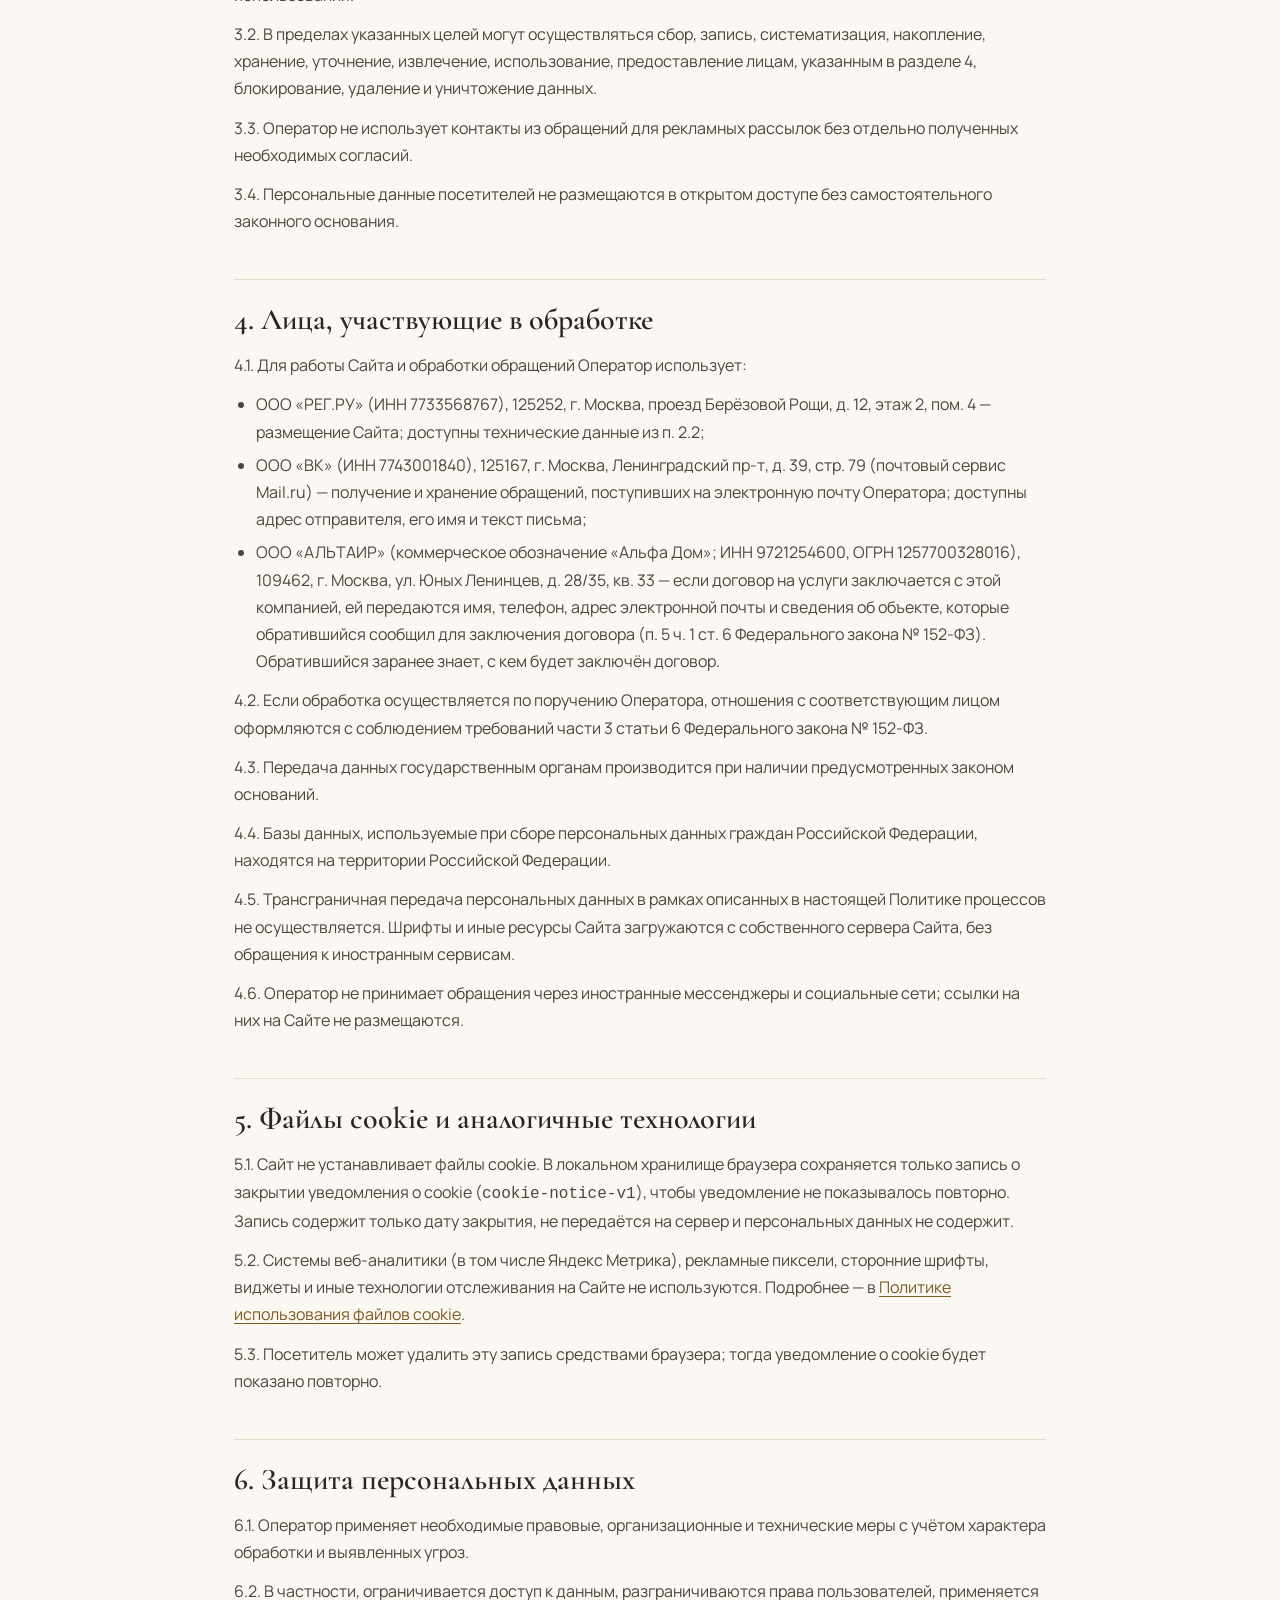
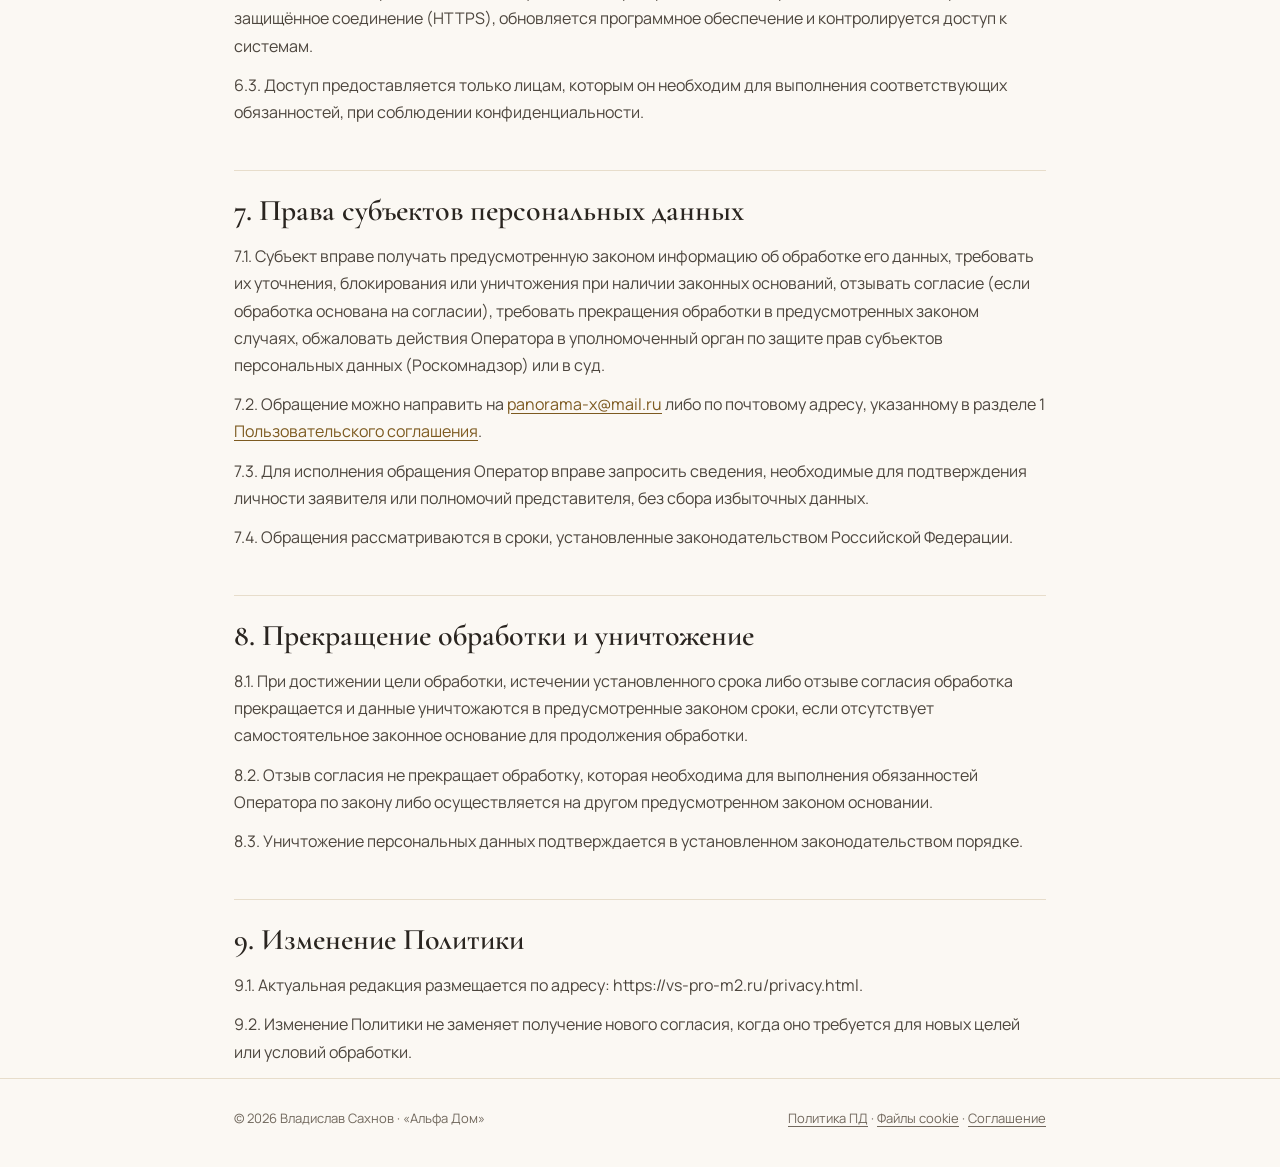
<file: privacy.html>
<!DOCTYPE html>
<html lang="ru">
<head>
<meta charset="UTF-8">
<meta name="viewport" content="width=device-width, initial-scale=1">
<title>Политика обработки персональных данных — Владислав Сахнов</title>
<meta name="robots" content="index,follow">
<meta name="theme-color" content="#fbf8f3">
<link rel="stylesheet" href="legal.css">
</head>
<body>
<header class="top"><div class="wrap">
  <a href="index.html" class="logo"><span class="logo-mark">А</span><b>Альфа Дом</b></a>
  <a href="index.html" class="back">← На главную</a>
</div></header>

<div class="wrap">
  <nav class="docnav" aria-label="Документы">
    <a href="privacy.html" aria-current="page">Политика обработки ПД</a>
    <a href="cookies.html">Политика cookie</a>
    <a href="terms.html">Пользовательское соглашение</a>
  </nav>
</div>

<main class="wrap">
  <span class="eyebrow">Документ</span>
  <h1>Политика в отношении обработки персональных данных</h1>
  <p class="meta">Редакция от 11.10.2026 · Сайт: https://vs-pro-m2.ru</p>

  <h2>1. Общие положения</h2>
  <p>1.1. Настоящая Политика определяет порядок обработки и защиты персональных данных посетителей сайта https://vs-pro-m2.ru (далее — Сайт) и лиц, обращающихся к Оператору по телефону или электронной почте, указанным на Сайте.</p>
  <p>1.2. Оператор персональных данных:</p>
  <dl class="dl">
    <dt>Оператор</dt><dd>Индивидуальный предприниматель Сахнов Владислав Юрьевич</dd>
    <dt>ИНН</dt><dd>505305839523</dd>
    <dt>ОГРНИП</dt><dd>323774600183710 от 22.03.2023</dd>
    <dt>Местонахождение</dt><dd>г. Москва (почтовый адрес — в разделе 1 <a href="terms.html">Пользовательского соглашения</a>)</dd>
    <dt>Эл. почта по вопросам ПД</dt><dd><a href="mailto:panorama-x@mail.ru">panorama-x@mail.ru</a></dd>
    <dt>Телефон</dt><dd><a href="tel:+79255023739">+7 925 502-37-39</a></dd>
  </dl>
  <p>1.3. Обработка осуществляется в соответствии с Федеральным законом от 27.07.2006 № 152-ФЗ «О персональных данных» и иными применимыми нормативными правовыми актами Российской Федерации.</p>
  <p>1.4. Сайт не содержит форм для ввода персональных данных. Настоящая Политика не является согласием на обработку персональных данных; если для какой-либо обработки потребуется согласие, Оператор получит его отдельно.</p>

  <h2>2. Субъекты, цели и состав обрабатываемых данных</h2>

  <h3>2.1. Обращения по телефону и электронной почте</h3>
  <dl class="dl">
    <dt>Субъекты</dt><dd>лица, которые сами позвонили Оператору или написали ему на электронную почту, указанные на Сайте.</dd>
    <dt>Данные</dt><dd>имя, номер телефона, адрес электронной почты и сведения, которые человек сам сообщил в разговоре или письме.</dd>
    <dt>Цель</dt><dd>ответить на обращение, провести консультацию, обсудить и заключить договор на услуги по недвижимости.</dd>
    <dt>Правовое основание</dt><dd>необходимость заключения договора по инициативе субъекта персональных данных и исполнения такого договора (п. 5 ч. 1 ст. 6 Федерального закона № 152-ФЗ).</dd>
    <dt>Срок</dt><dd>до достижения цели, но не более 90 календарных дней со дня обращения, если договор не заключён. При заключении договора данные обрабатываются в течение срока его действия и сроков, установленных законодательством.</dd>
  </dl>
  <p>Оператор не ведёт запись телефонных разговоров и не использует номера обратившихся для рекламных звонков и рассылок.</p>

  <h3>2.2. Обеспечение работоспособности и безопасности Сайта</h3>
  <dl class="dl">
    <dt>Субъекты</dt><dd>посетители Сайта.</dd>
    <dt>Данные</dt><dd>IP-адрес, дата и время обращения, запрошенный адрес страницы, сведения о браузере и операционной системе, технические события и ошибки.</dd>
    <dt>Цель</dt><dd>предоставление доступа к Сайту, обнаружение технических сбоев, предотвращение неправомерного доступа и злоупотреблений.</dd>
    <dt>Правовое основание</dt><dd>осуществление прав и законных интересов Оператора при условии, что при этом не нарушаются права и свободы субъекта персональных данных.</dd>
    <dt>Срок</dt><dd>технические журналы хранятся не более 30 календарных дней, кроме информации о выявленном инциденте, сохранение которой необходимо на самостоятельном законном основании.</dd>
  </dl>

  <h3>2.3. Рассмотрение запросов по вопросам персональных данных</h3>
  <dl class="dl">
    <dt>Субъекты</dt><dd>лица, направившие запрос, и их представители.</dd>
    <dt>Данные</dt><dd>сведения, необходимые для идентификации заявителя, содержание запроса, контактные данные и сведения об исполнении запроса.</dd>
    <dt>Цель и основание</dt><dd>выполнение обязанностей Оператора, установленных законодательством о персональных данных.</dd>
    <dt>Срок</dt><dd>3 года с момента ответа на запрос.</dd>
  </dl>

  <h3 id="candidates">2.4. Рассмотрение кандидатов в команду</h3>
  <dl class="dl">
    <dt>Субъекты</dt><dd>лица, которые сами обратились к Оператору по телефону или электронной почте по вопросу работы или сотрудничества в команде (в том числе через кнопку «Присоединиться к команде» на Сайте).</dd>
    <dt>Данные</dt><dd>фамилия, имя, отчество, номер телефона, адрес электронной почты, сведения об образовании, опыте работы и иные сведения, которые кандидат сам сообщил в разговоре, письме или резюме.</dd>
    <dt>Цель</dt><dd>рассмотрение кандидатуры, проведение собеседования и принятие решения о заключении трудового или гражданско-правового договора.</dd>
    <dt>Правовое основание</dt><dd>необходимость заключения договора по инициативе субъекта персональных данных (п. 5 ч. 1 ст. 6 Федерального закона № 152-ФЗ). Для хранения данных кандидата после отказа с целью рассмотрения на другие позиции Оператор получает отдельное согласие.</dd>
    <dt>Срок</dt><dd>до принятия решения по кандидатуре; при отказе — не более 30 календарных дней со дня принятия решения, после чего данные уничтожаются. При заключении договора данные обрабатываются в течение срока его действия и сроков, установленных законодательством.</dd>
  </dl>

  <p>2.5. Оператор не запрашивает по телефону или электронной почте паспортные данные, СНИЛС, сведения о здоровье, данные банковских карт, документы о правах на недвижимость и персональные данные третьих лиц. Для документов, необходимых при оказании услуг, отдельно согласуется защищённый способ передачи.</p>
  <p>2.6. Оператор не осуществляет посредством Сайта биометрическую идентификацию и не принимает решений, порождающих юридические последствия для посетителя, исключительно на основании автоматизированной обработки.</p>

  <h2>3. Порядок обработки</h2>
  <p>3.1. Обработка осуществляется с использованием средств автоматизации и, при необходимости, без их использования.</p>
  <p>3.2. В пределах указанных целей могут осуществляться сбор, запись, систематизация, накопление, хранение, уточнение, извлечение, использование, предоставление лицам, указанным в разделе 4, блокирование, удаление и уничтожение данных.</p>
  <p>3.3. Оператор не использует контакты из обращений для рекламных рассылок без отдельно полученных необходимых согласий.</p>
  <p>3.4. Персональные данные посетителей не размещаются в открытом доступе без самостоятельного законного основания.</p>

  <h2>4. Лица, участвующие в обработке</h2>
  <p>4.1. Для работы Сайта и обработки обращений Оператор использует:</p>
  <ul>
    <li>ООО «РЕГ.РУ» (ИНН 7733568767), 125252, г. Москва, проезд Берёзовой Рощи, д. 12, этаж 2, пом. 4 — размещение Сайта; доступны технические данные из п. 2.2;</li>
    <li>ООО «ВК» (ИНН 7743001840), 125167, г. Москва, Ленинградский пр-т, д. 39, стр. 79 (почтовый сервис Mail.ru) — получение и хранение обращений, поступивших на электронную почту Оператора; доступны адрес отправителя, его имя и текст письма;</li>
    <li>ООО «АЛЬТАИР» (коммерческое обозначение «Альфа Дом»; ИНН 9721254600, ОГРН 1257700328016), 109462, г. Москва, ул. Юных Ленинцев, д. 28/35, кв. 33 — если договор на услуги заключается с этой компанией, ей передаются имя, телефон, адрес электронной почты и сведения об объекте, которые обратившийся сообщил для заключения договора (п. 5 ч. 1 ст. 6 Федерального закона № 152-ФЗ). Обратившийся заранее знает, с кем будет заключён договор.</li>
  </ul>
  <p>4.2. Если обработка осуществляется по поручению Оператора, отношения с соответствующим лицом оформляются с соблюдением требований части 3 статьи 6 Федерального закона № 152-ФЗ.</p>
  <p>4.3. Передача данных государственным органам производится при наличии предусмотренных законом оснований.</p>
  <p>4.4. Базы данных, используемые при сборе персональных данных граждан Российской Федерации, находятся на территории Российской Федерации.</p>
  <p>4.5. Трансграничная передача персональных данных в рамках описанных в настоящей Политике процессов не осуществляется. Шрифты и иные ресурсы Сайта загружаются с собственного сервера Сайта, без обращения к иностранным сервисам.</p>
  <p>4.6. Оператор не принимает обращения через иностранные мессенджеры и социальные сети; ссылки на них на Сайте не размещаются.</p>

  <h2>5. Файлы cookie и аналогичные технологии</h2>
  <p>5.1. Сайт не устанавливает файлы cookie. В локальном хранилище браузера сохраняется только запись о закрытии уведомления о cookie (<code>cookie-notice-v1</code>), чтобы уведомление не показывалось повторно. Запись содержит только дату закрытия, не передаётся на сервер и персональных данных не содержит.</p>
  <p>5.2. Системы веб-аналитики (в том числе Яндекс Метрика), рекламные пиксели, сторонние шрифты, виджеты и иные технологии отслеживания на Сайте не используются. Подробнее — в <a href="cookies.html">Политике использования файлов cookie</a>.</p>
  <p>5.3. Посетитель может удалить эту запись средствами браузера; тогда уведомление о cookie будет показано повторно.</p>

  <h2>6. Защита персональных данных</h2>
  <p>6.1. Оператор применяет необходимые правовые, организационные и технические меры с учётом характера обработки и выявленных угроз.</p>
  <p>6.2. В частности, ограничивается доступ к данным, разграничиваются права пользователей, применяется защищённое соединение (HTTPS), обновляется программное обеспечение и контролируется доступ к системам.</p>
  <p>6.3. Доступ предоставляется только лицам, которым он необходим для выполнения соответствующих обязанностей, при соблюдении конфиденциальности.</p>

  <h2>7. Права субъектов персональных данных</h2>
  <p>7.1. Субъект вправе получать предусмотренную законом информацию об обработке его данных, требовать их уточнения, блокирования или уничтожения при наличии законных оснований, отзывать согласие (если обработка основана на согласии), требовать прекращения обработки в предусмотренных законом случаях, обжаловать действия Оператора в уполномоченный орган по защите прав субъектов персональных данных (Роскомнадзор) или в суд.</p>
  <p>7.2. Обращение можно направить на <a href="mailto:panorama-x@mail.ru">panorama-x@mail.ru</a> либо по почтовому адресу, указанному в разделе 1 <a href="terms.html">Пользовательского соглашения</a>.</p>
  <p>7.3. Для исполнения обращения Оператор вправе запросить сведения, необходимые для подтверждения личности заявителя или полномочий представителя, без сбора избыточных данных.</p>
  <p>7.4. Обращения рассматриваются в сроки, установленные законодательством Российской Федерации.</p>

  <h2>8. Прекращение обработки и уничтожение</h2>
  <p>8.1. При достижении цели обработки, истечении установленного срока либо отзыве согласия обработка прекращается и данные уничтожаются в предусмотренные законом сроки, если отсутствует самостоятельное законное основание для продолжения обработки.</p>
  <p>8.2. Отзыв согласия не прекращает обработку, которая необходима для выполнения обязанностей Оператора по закону либо осуществляется на другом предусмотренном законом основании.</p>
  <p>8.3. Уничтожение персональных данных подтверждается в установленном законодательством порядке.</p>

  <h2>9. Изменение Политики</h2>
  <p>9.1. Актуальная редакция размещается по адресу: https://vs-pro-m2.ru/privacy.html.</p>
  <p>9.2. Изменение Политики не заменяет получение нового согласия, когда оно требуется для новых целей или условий обработки.</p>
</main>

<footer><div class="wrap">
  <div>© 2026 Владислав Сахнов · «Альфа Дом»</div>
  <div><a href="privacy.html">Политика ПД</a> · <a href="cookies.html">Файлы cookie</a> · <a href="terms.html">Соглашение</a></div>
</div></footer>
</body>
</html>
</file>
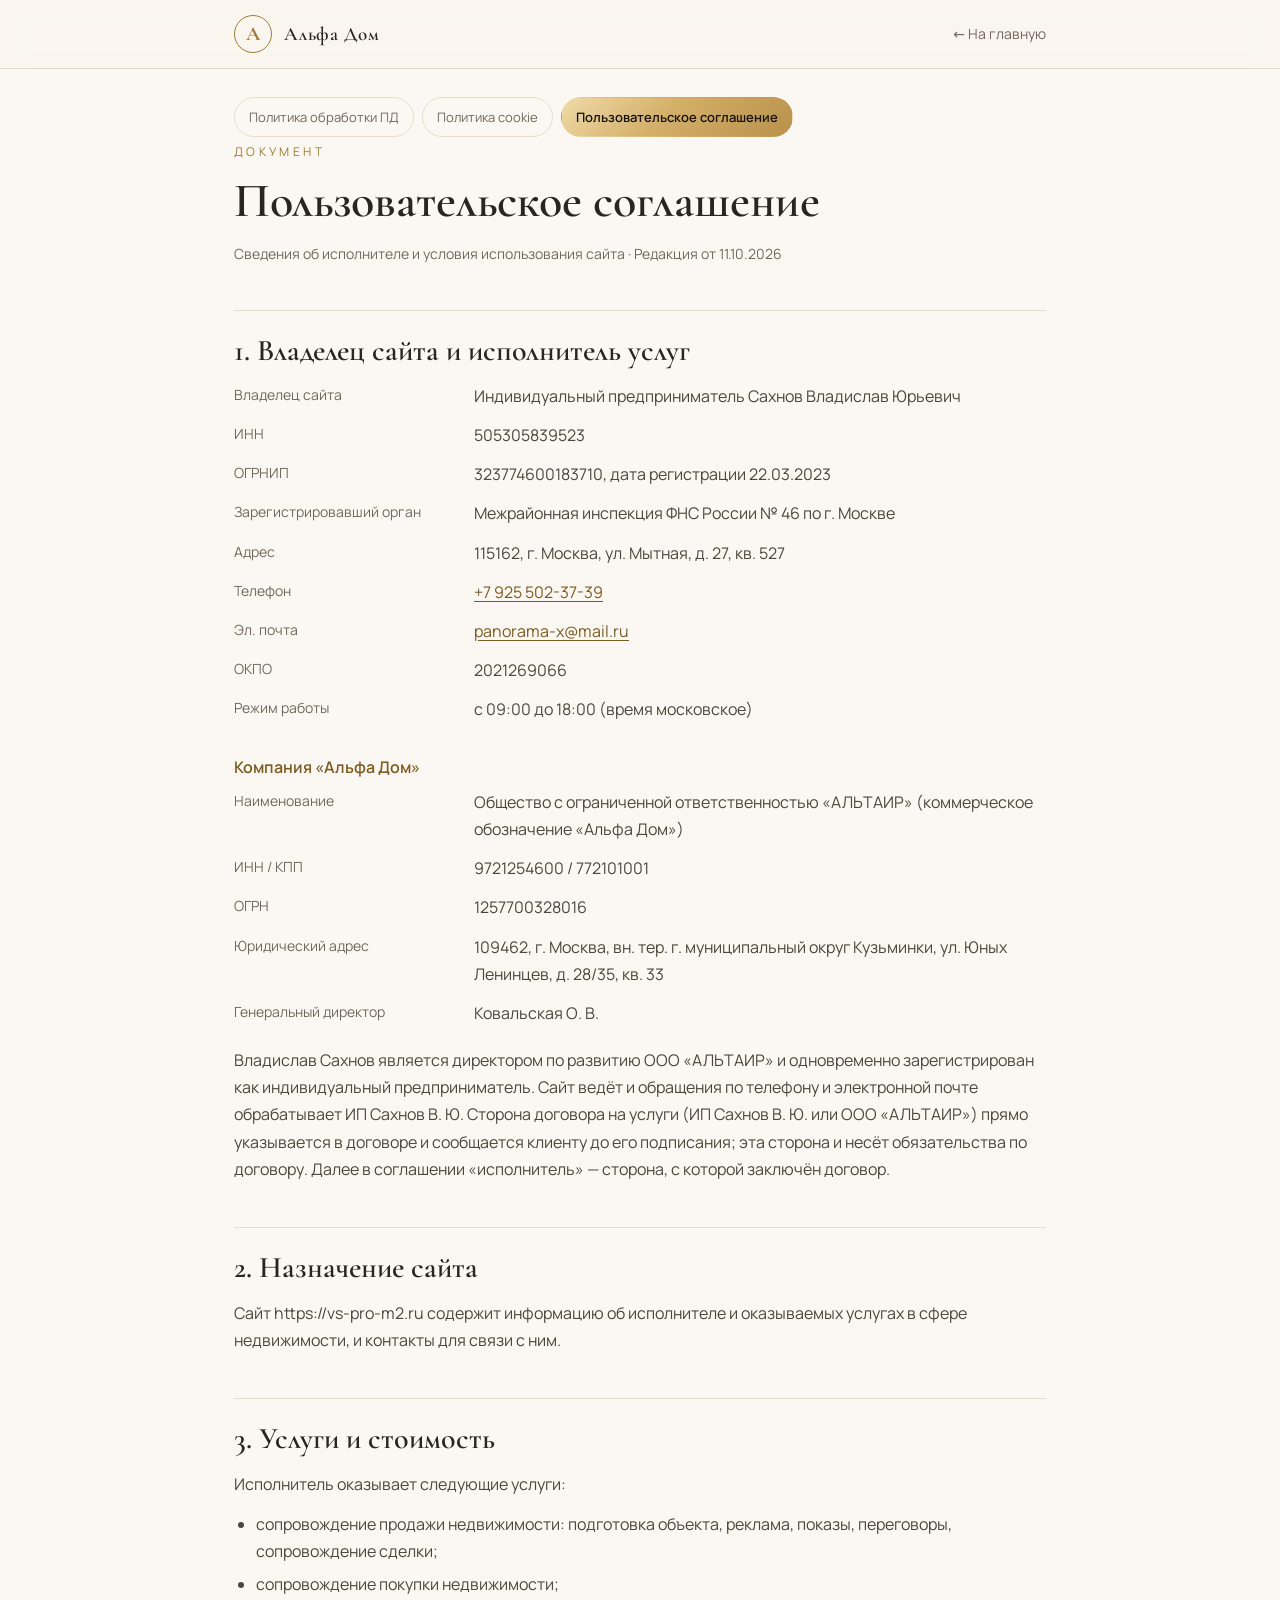
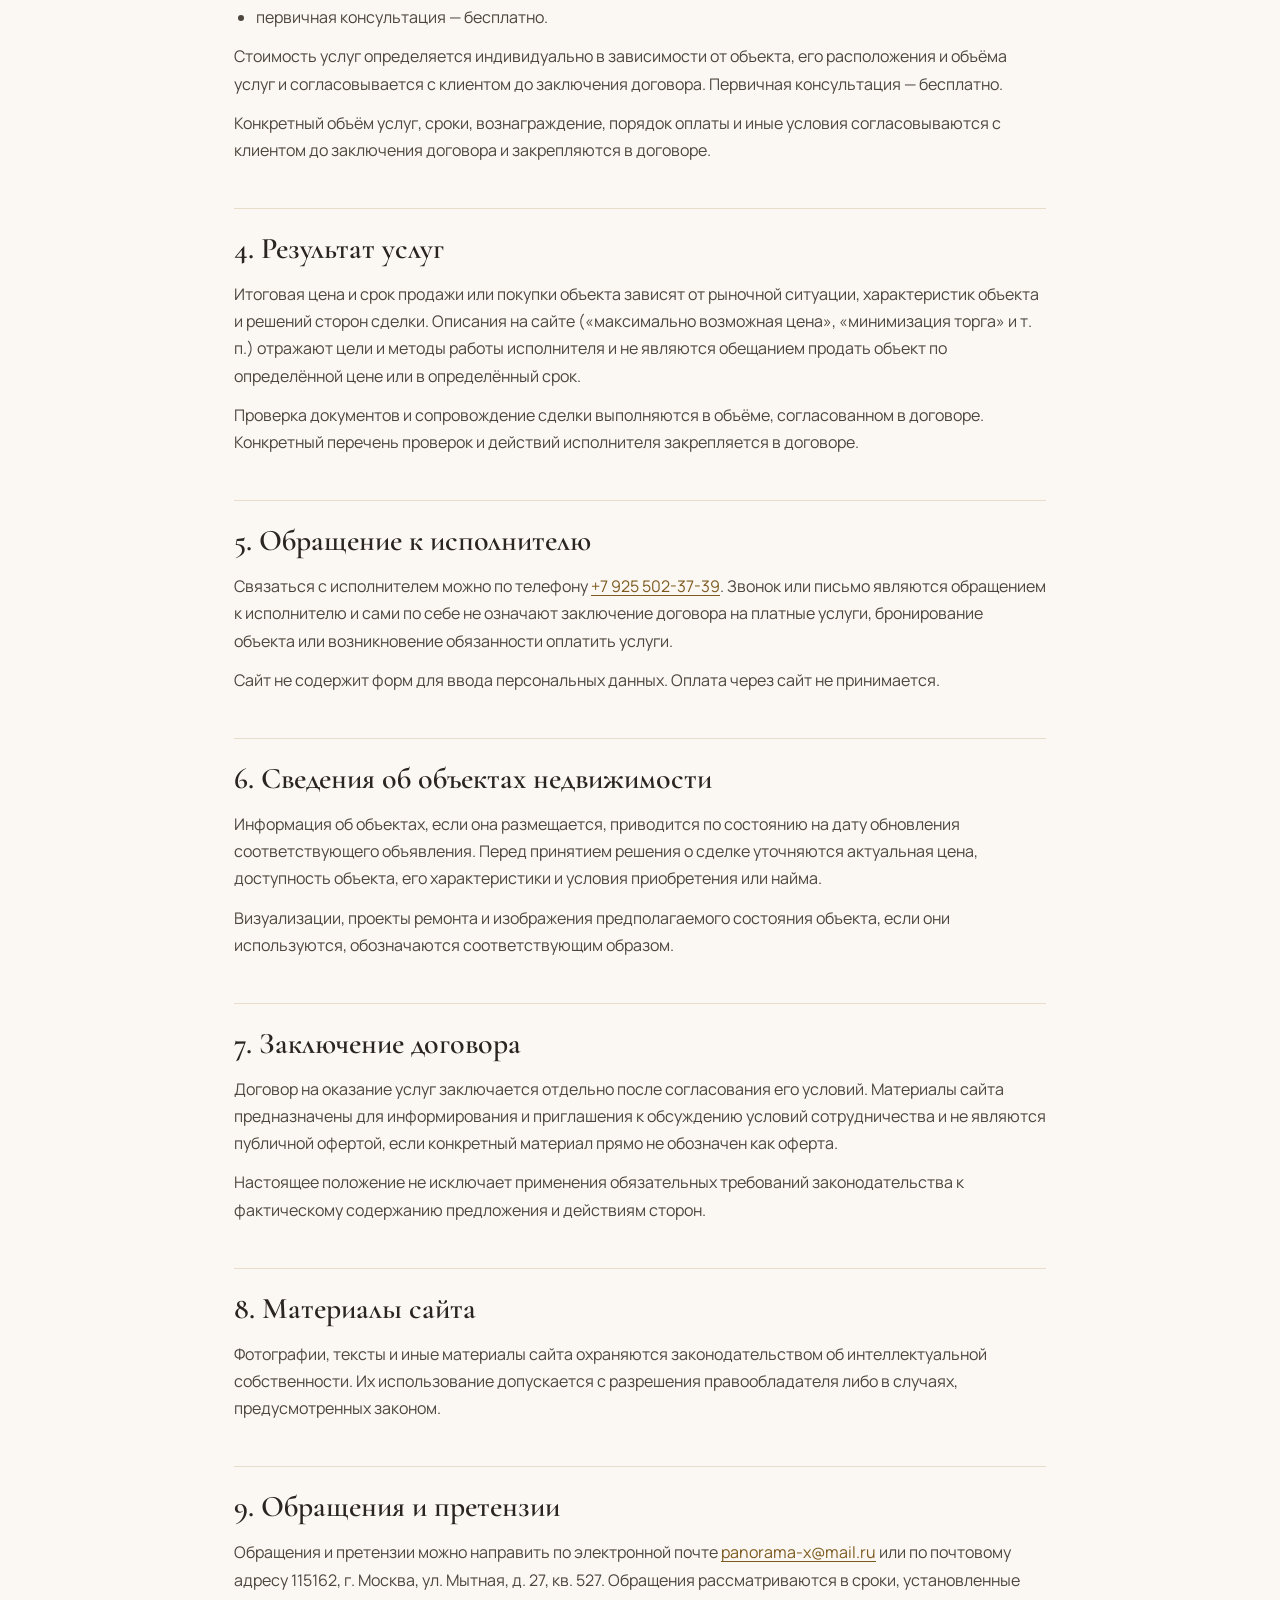
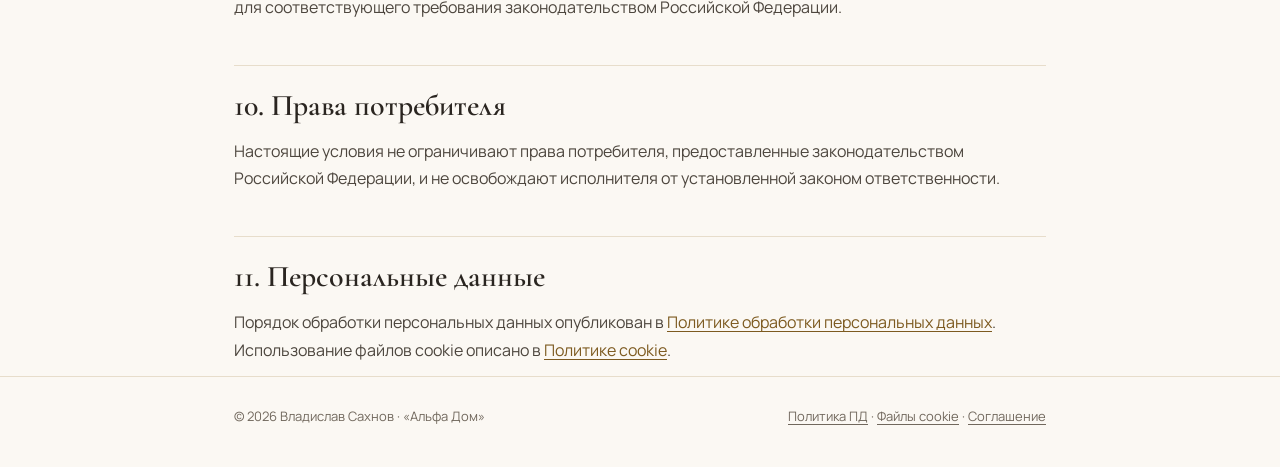
<file: terms.html>
<!DOCTYPE html>
<html lang="ru">
<head>
<meta charset="UTF-8">
<meta name="viewport" content="width=device-width, initial-scale=1">
<title>Пользовательское соглашение — Владислав Сахнов</title>
<meta name="theme-color" content="#fbf8f3">
<link rel="stylesheet" href="legal.css">
</head>
<body>
<header class="top"><div class="wrap">
  <a href="index.html" class="logo"><span class="logo-mark">А</span><b>Альфа Дом</b></a>
  <a href="index.html" class="back">← На главную</a>
</div></header>

<div class="wrap">
  <nav class="docnav" aria-label="Документы">
    <a href="privacy.html">Политика обработки ПД</a>
    <a href="cookies.html">Политика cookie</a>
    <a href="terms.html" aria-current="page">Пользовательское соглашение</a>
  </nav>
</div>

<main class="wrap">
  <span class="eyebrow">Документ</span>
  <h1>Пользовательское соглашение</h1>
  <p class="meta">Сведения об исполнителе и условия использования сайта · Редакция от 11.10.2026</p>

  <h2>1. Владелец сайта и исполнитель услуг</h2>
  <dl class="dl">
    <dt>Владелец сайта</dt><dd>Индивидуальный предприниматель Сахнов Владислав Юрьевич</dd>
    <dt>ИНН</dt><dd>505305839523</dd>
    <dt>ОГРНИП</dt><dd>323774600183710, дата регистрации 22.03.2023</dd>
    <dt>Зарегистрировавший орган</dt><dd>Межрайонная инспекция ФНС России № 46 по г. Москве</dd>
    <dt>Адрес</dt><dd>115162, г. Москва, ул. Мытная, д. 27, кв. 527</dd>
    <dt>Телефон</dt><dd><a href="tel:+79255023739">+7 925 502-37-39</a></dd>
    <dt>Эл. почта</dt><dd><a href="mailto:panorama-x@mail.ru">panorama-x@mail.ru</a></dd>
    <dt>ОКПО</dt><dd>2021269066</dd>
    <dt>Режим работы</dt><dd>с 09:00 до 18:00 (время московское)</dd>
  </dl>

  <h3>Компания «Альфа Дом»</h3>
  <dl class="dl">
    <dt>Наименование</dt><dd>Общество с ограниченной ответственностью «АЛЬТАИР» (коммерческое обозначение «Альфа Дом»)</dd>
    <dt>ИНН / КПП</dt><dd>9721254600 / 772101001</dd>
    <dt>ОГРН</dt><dd>1257700328016</dd>
    <dt>Юридический адрес</dt><dd>109462, г. Москва, вн. тер. г. муниципальный округ Кузьминки, ул. Юных Ленинцев, д. 28/35, кв. 33</dd>
    <dt>Генеральный директор</dt><dd>Ковальская О. В.</dd>
  </dl>
  <p>Владислав Сахнов является директором по развитию ООО «АЛЬТАИР» и одновременно зарегистрирован как индивидуальный предприниматель. Сайт ведёт и обращения по телефону и электронной почте обрабатывает ИП Сахнов В. Ю. Сторона договора на услуги (ИП Сахнов В. Ю. или ООО «АЛЬТАИР») прямо указывается в договоре и сообщается клиенту до его подписания; эта сторона и несёт обязательства по договору. Далее в соглашении «исполнитель» — сторона, с которой заключён договор.</p>


  <h2>2. Назначение сайта</h2>
  <p>Сайт https://vs-pro-m2.ru содержит информацию об исполнителе и оказываемых услугах в сфере недвижимости, и контакты для связи с ним.</p>

  <h2>3. Услуги и стоимость</h2>
  <p>Исполнитель оказывает следующие услуги:</p>
  <ul>
    <li>сопровождение продажи недвижимости: подготовка объекта, реклама, показы, переговоры, сопровождение сделки;</li>
    <li>сопровождение покупки недвижимости;</li>
    <li>первичная консультация — бесплатно.</li>
  </ul>
  <p>Стоимость услуг определяется индивидуально в зависимости от объекта, его расположения и объёма услуг и согласовывается с клиентом до заключения договора. Первичная консультация — бесплатно.</p>
  <p>Конкретный объём услуг, сроки, вознаграждение, порядок оплаты и иные условия согласовываются с клиентом до заключения договора и закрепляются в договоре.</p>

  <h2>4. Результат услуг</h2>
  <p>Итоговая цена и срок продажи или покупки объекта зависят от рыночной ситуации, характеристик объекта и решений сторон сделки. Описания на сайте («максимально возможная цена», «минимизация торга» и т. п.) отражают цели и методы работы исполнителя и не являются обещанием продать объект по определённой цене или в определённый срок.</p>
  <p>Проверка документов и сопровождение сделки выполняются в объёме, согласованном в договоре. Конкретный перечень проверок и действий исполнителя закрепляется в договоре.</p>

  <h2>5. Обращение к исполнителю</h2>
  <p>Связаться с исполнителем можно по телефону <a href="tel:+79255023739">+7 925 502-37-39</a>. Звонок или письмо являются обращением к исполнителю и сами по себе не означают заключение договора на платные услуги, бронирование объекта или возникновение обязанности оплатить услуги.</p>
  <p>Сайт не содержит форм для ввода персональных данных. Оплата через сайт не принимается.</p>

  <h2>6. Сведения об объектах недвижимости</h2>
  <p>Информация об объектах, если она размещается, приводится по состоянию на дату обновления соответствующего объявления. Перед принятием решения о сделке уточняются актуальная цена, доступность объекта, его характеристики и условия приобретения или найма.</p>
  <p>Визуализации, проекты ремонта и изображения предполагаемого состояния объекта, если они используются, обозначаются соответствующим образом.</p>

  <h2>7. Заключение договора</h2>
  <p>Договор на оказание услуг заключается отдельно после согласования его условий. Материалы сайта предназначены для информирования и приглашения к обсуждению условий сотрудничества и не являются публичной офертой, если конкретный материал прямо не обозначен как оферта.</p>
  <p>Настоящее положение не исключает применения обязательных требований законодательства к фактическому содержанию предложения и действиям сторон.</p>

  <h2>8. Материалы сайта</h2>
  <p>Фотографии, тексты и иные материалы сайта охраняются законодательством об интеллектуальной собственности. Их использование допускается с разрешения правообладателя либо в случаях, предусмотренных законом.</p>

  <h2>9. Обращения и претензии</h2>
  <p>Обращения и претензии можно направить по электронной почте <a href="mailto:panorama-x@mail.ru">panorama-x@mail.ru</a> или по почтовому адресу 115162, г. Москва, ул. Мытная, д. 27, кв. 527. Обращения рассматриваются в сроки, установленные для соответствующего требования законодательством Российской Федерации.</p>

  <h2>10. Права потребителя</h2>
  <p>Настоящие условия не ограничивают права потребителя, предоставленные законодательством Российской Федерации, и не освобождают исполнителя от установленной законом ответственности.</p>

  <h2>11. Персональные данные</h2>
  <p>Порядок обработки персональных данных опубликован в <a href="privacy.html">Политике обработки персональных данных</a>. Использование файлов cookie описано в <a href="cookies.html">Политике cookie</a>.</p>
</main>

<footer><div class="wrap">
  <div>© 2026 Владислав Сахнов · «Альфа Дом»</div>
  <div><a href="privacy.html">Политика ПД</a> · <a href="cookies.html">Файлы cookie</a> · <a href="terms.html">Соглашение</a></div>
</div></footer>
</body>
</html>
</file>
<file: fonts/fonts.css>
/* cyrillic */
@font-face {
  font-family: 'Cormorant Garamond';
  font-style: italic;
  font-weight: 500;
  font-display: swap;
  src: url(cormorant-0.woff2) format('woff2');
  unicode-range: U+0301, U+0400-045F, U+0490-0491, U+04B0-04B1, U+2116;
}
/* latin */
@font-face {
  font-family: 'Cormorant Garamond';
  font-style: italic;
  font-weight: 500;
  font-display: swap;
  src: url(cormorant-1.woff2) format('woff2');
  unicode-range: U+0000-00FF, U+0131, U+0152-0153, U+02BB-02BC, U+02C6, U+02DA, U+02DC, U+0304, U+0308, U+0329, U+2000-206F, U+20AC, U+2122, U+2191, U+2193, U+2212, U+2215, U+FEFF, U+FFFD;
}
/* cyrillic */
@font-face {
  font-family: 'Cormorant Garamond';
  font-style: normal;
  font-weight: 500;
  font-display: swap;
  src: url(cormorant-2.woff2) format('woff2');
  unicode-range: U+0301, U+0400-045F, U+0490-0491, U+04B0-04B1, U+2116;
}
/* latin */
@font-face {
  font-family: 'Cormorant Garamond';
  font-style: normal;
  font-weight: 500;
  font-display: swap;
  src: url(cormorant-3.woff2) format('woff2');
  unicode-range: U+0000-00FF, U+0131, U+0152-0153, U+02BB-02BC, U+02C6, U+02DA, U+02DC, U+0304, U+0308, U+0329, U+2000-206F, U+20AC, U+2122, U+2191, U+2193, U+2212, U+2215, U+FEFF, U+FFFD;
}
/* cyrillic */
@font-face {
  font-family: 'Cormorant Garamond';
  font-style: normal;
  font-weight: 600;
  font-display: swap;
  src: url(cormorant-2.woff2) format('woff2');
  unicode-range: U+0301, U+0400-045F, U+0490-0491, U+04B0-04B1, U+2116;
}
/* latin */
@font-face {
  font-family: 'Cormorant Garamond';
  font-style: normal;
  font-weight: 600;
  font-display: swap;
  src: url(cormorant-3.woff2) format('woff2');
  unicode-range: U+0000-00FF, U+0131, U+0152-0153, U+02BB-02BC, U+02C6, U+02DA, U+02DC, U+0304, U+0308, U+0329, U+2000-206F, U+20AC, U+2122, U+2191, U+2193, U+2212, U+2215, U+FEFF, U+FFFD;
}
/* cyrillic */
@font-face {
  font-family: 'Cormorant Garamond';
  font-style: normal;
  font-weight: 700;
  font-display: swap;
  src: url(cormorant-2.woff2) format('woff2');
  unicode-range: U+0301, U+0400-045F, U+0490-0491, U+04B0-04B1, U+2116;
}
/* latin */
@font-face {
  font-family: 'Cormorant Garamond';
  font-style: normal;
  font-weight: 700;
  font-display: swap;
  src: url(cormorant-3.woff2) format('woff2');
  unicode-range: U+0000-00FF, U+0131, U+0152-0153, U+02BB-02BC, U+02C6, U+02DA, U+02DC, U+0304, U+0308, U+0329, U+2000-206F, U+20AC, U+2122, U+2191, U+2193, U+2212, U+2215, U+FEFF, U+FFFD;
}
/* cyrillic */
@font-face {
  font-family: 'Manrope';
  font-style: normal;
  font-weight: 300;
  font-display: swap;
  src: url(manrope-4.woff2) format('woff2');
  unicode-range: U+0301, U+0400-045F, U+0490-0491, U+04B0-04B1, U+2116;
}
/* latin */
@font-face {
  font-family: 'Manrope';
  font-style: normal;
  font-weight: 300;
  font-display: swap;
  src: url(manrope-5.woff2) format('woff2');
  unicode-range: U+0000-00FF, U+0131, U+0152-0153, U+02BB-02BC, U+02C6, U+02DA, U+02DC, U+0304, U+0308, U+0329, U+2000-206F, U+20AC, U+2122, U+2191, U+2193, U+2212, U+2215, U+FEFF, U+FFFD;
}
/* cyrillic */
@font-face {
  font-family: 'Manrope';
  font-style: normal;
  font-weight: 400;
  font-display: swap;
  src: url(manrope-4.woff2) format('woff2');
  unicode-range: U+0301, U+0400-045F, U+0490-0491, U+04B0-04B1, U+2116;
}
/* latin */
@font-face {
  font-family: 'Manrope';
  font-style: normal;
  font-weight: 400;
  font-display: swap;
  src: url(manrope-5.woff2) format('woff2');
  unicode-range: U+0000-00FF, U+0131, U+0152-0153, U+02BB-02BC, U+02C6, U+02DA, U+02DC, U+0304, U+0308, U+0329, U+2000-206F, U+20AC, U+2122, U+2191, U+2193, U+2212, U+2215, U+FEFF, U+FFFD;
}
/* cyrillic */
@font-face {
  font-family: 'Manrope';
  font-style: normal;
  font-weight: 500;
  font-display: swap;
  src: url(manrope-4.woff2) format('woff2');
  unicode-range: U+0301, U+0400-045F, U+0490-0491, U+04B0-04B1, U+2116;
}
/* latin */
@font-face {
  font-family: 'Manrope';
  font-style: normal;
  font-weight: 500;
  font-display: swap;
  src: url(manrope-5.woff2) format('woff2');
  unicode-range: U+0000-00FF, U+0131, U+0152-0153, U+02BB-02BC, U+02C6, U+02DA, U+02DC, U+0304, U+0308, U+0329, U+2000-206F, U+20AC, U+2122, U+2191, U+2193, U+2212, U+2215, U+FEFF, U+FFFD;
}
/* cyrillic */
@font-face {
  font-family: 'Manrope';
  font-style: normal;
  font-weight: 600;
  font-display: swap;
  src: url(manrope-4.woff2) format('woff2');
  unicode-range: U+0301, U+0400-045F, U+0490-0491, U+04B0-04B1, U+2116;
}
/* latin */
@font-face {
  font-family: 'Manrope';
  font-style: normal;
  font-weight: 600;
  font-display: swap;
  src: url(manrope-5.woff2) format('woff2');
  unicode-range: U+0000-00FF, U+0131, U+0152-0153, U+02BB-02BC, U+02C6, U+02DA, U+02DC, U+0304, U+0308, U+0329, U+2000-206F, U+20AC, U+2122, U+2191, U+2193, U+2212, U+2215, U+FEFF, U+FFFD;
}
/* cyrillic */
@font-face {
  font-family: 'Manrope';
  font-style: normal;
  font-weight: 700;
  font-display: swap;
  src: url(manrope-4.woff2) format('woff2');
  unicode-range: U+0301, U+0400-045F, U+0490-0491, U+04B0-04B1, U+2116;
}
/* latin */
@font-face {
  font-family: 'Manrope';
  font-style: normal;
  font-weight: 700;
  font-display: swap;
  src: url(manrope-5.woff2) format('woff2');
  unicode-range: U+0000-00FF, U+0131, U+0152-0153, U+02BB-02BC, U+02C6, U+02DA, U+02DC, U+0304, U+0308, U+0329, U+2000-206F, U+20AC, U+2122, U+2191, U+2193, U+2212, U+2215, U+FEFF, U+FFFD;
}
</file>
<file: legal.css>
@import url("fonts/fonts.css");
:root{
  --bg:#fbf8f3;--bg-2:#f3ece0;--card:#ffffff;--line:rgba(160,122,60,.22);
  --gold:#a07a35;--gold-2:#7d5a20;--text:#2a2520;--muted:#71685d;--body:#4d463e;
  --grad-gold:linear-gradient(135deg,#f0dba8 0%,#d4af6a 45%,#b8914b 100%);
}
*{box-sizing:border-box;margin:0;padding:0}
html{-webkit-text-size-adjust:100%;scroll-behavior:smooth}
body{background:var(--bg);color:var(--text);font-family:Manrope,system-ui,sans-serif;font-size:16px;line-height:1.7;-webkit-font-smoothing:antialiased;overflow-x:hidden}
a{color:var(--gold-2);text-underline-offset:3px}
a:hover{color:var(--gold)}
.wrap{max-width:860px;margin:0 auto;padding:0 24px}

.top{border-bottom:1px solid var(--line);background:rgba(250,246,239,.92);position:sticky;top:0;z-index:5;backdrop-filter:blur(12px);-webkit-backdrop-filter:blur(12px)}
.top .wrap{display:flex;align-items:center;justify-content:space-between;height:68px;gap:16px}
.logo{display:flex;align-items:center;gap:12px;text-decoration:none;color:var(--text)}
.logo-mark{width:38px;height:38px;border-radius:50%;border:1px solid var(--gold);display:grid;place-items:center;font-family:"Cormorant Garamond",serif;font-size:20px;font-weight:700;color:var(--gold)}
.logo b{font-family:"Cormorant Garamond",serif;font-size:19px;font-weight:600;letter-spacing:.04em}
.back{font-size:14px;color:var(--muted);text-decoration:none;white-space:nowrap}
.back:hover{color:var(--gold-2)}

.docnav{display:flex;flex-wrap:wrap;gap:8px;padding:28px 0 0}
.docnav a{font-size:13px;padding:8px 14px;border:1px solid var(--line);border-radius:100px;color:var(--muted);text-decoration:none}
.docnav a:hover{border-color:var(--gold);color:var(--gold-2)}
.docnav a[aria-current="page"]{background:var(--grad-gold);color:#1a1408;border-color:transparent;font-weight:600}

main{padding:40px 0 90px}
.eyebrow{font-size:12px;letter-spacing:.28em;text-transform:uppercase;color:var(--gold)}
h1{font-family:"Cormorant Garamond",serif;font-weight:600;font-size:clamp(32px,5vw,48px);line-height:1.08;margin:12px 0 14px}
.meta{color:var(--muted);font-size:14px;margin-bottom:34px}
h2{font-family:"Cormorant Garamond",serif;font-weight:600;font-size:clamp(24px,3.4vw,30px);line-height:1.2;margin:44px 0 14px;padding-top:22px;border-top:1px solid var(--line)}
h3{font-size:16px;font-weight:600;margin:24px 0 8px;color:var(--gold-2)}
p,li{color:var(--body);margin-bottom:12px}
ul,ol{padding-left:22px;margin-bottom:12px}
li{margin-bottom:6px}
b,strong{color:var(--text);font-weight:600}
.dl{display:grid;grid-template-columns:minmax(150px,220px) 1fr;gap:6px 20px;margin:4px 0 14px}
.dl dt{color:var(--muted);font-size:14px}
.dl dd{color:var(--body);margin:0 0 6px}
.table{width:100%;overflow-x:auto;margin:6px 0 16px}
table{width:100%;border-collapse:collapse;font-size:14.5px;min-width:520px}
th,td{text-align:left;padding:12px 14px;border:1px solid var(--line);vertical-align:top;color:var(--body)}
th{color:var(--text);background:var(--bg-2);font-weight:600}
.note{border:1px solid var(--line);background:var(--card);border-radius:14px;padding:16px 20px;margin:18px 0;font-size:15px}
.note p:last-child{margin-bottom:0}
.fill{background:rgba(212,175,106,.2);color:#6b4c18;border-bottom:1px dashed var(--gold);padding:0 4px;border-radius:4px;white-space:normal}

footer{border-top:1px solid var(--line);padding:28px 0 40px;color:var(--muted);font-size:13px}
footer .wrap{display:flex;justify-content:space-between;gap:12px 20px;flex-wrap:wrap}
footer a{color:var(--muted)}

@media (max-width:640px){
  .wrap{padding:0 16px}
  .dl{grid-template-columns:1fr;gap:0}
  .dl dd{margin-bottom:12px}
  .logo b{display:none}
}
@media print{
  body{background:#fff;color:#000}
  .top,.docnav,footer{display:none}
  p,li,td,.dl dd,h1,h2,h3,b{color:#000}
  .fill{background:none;color:#000}
}
</file>
